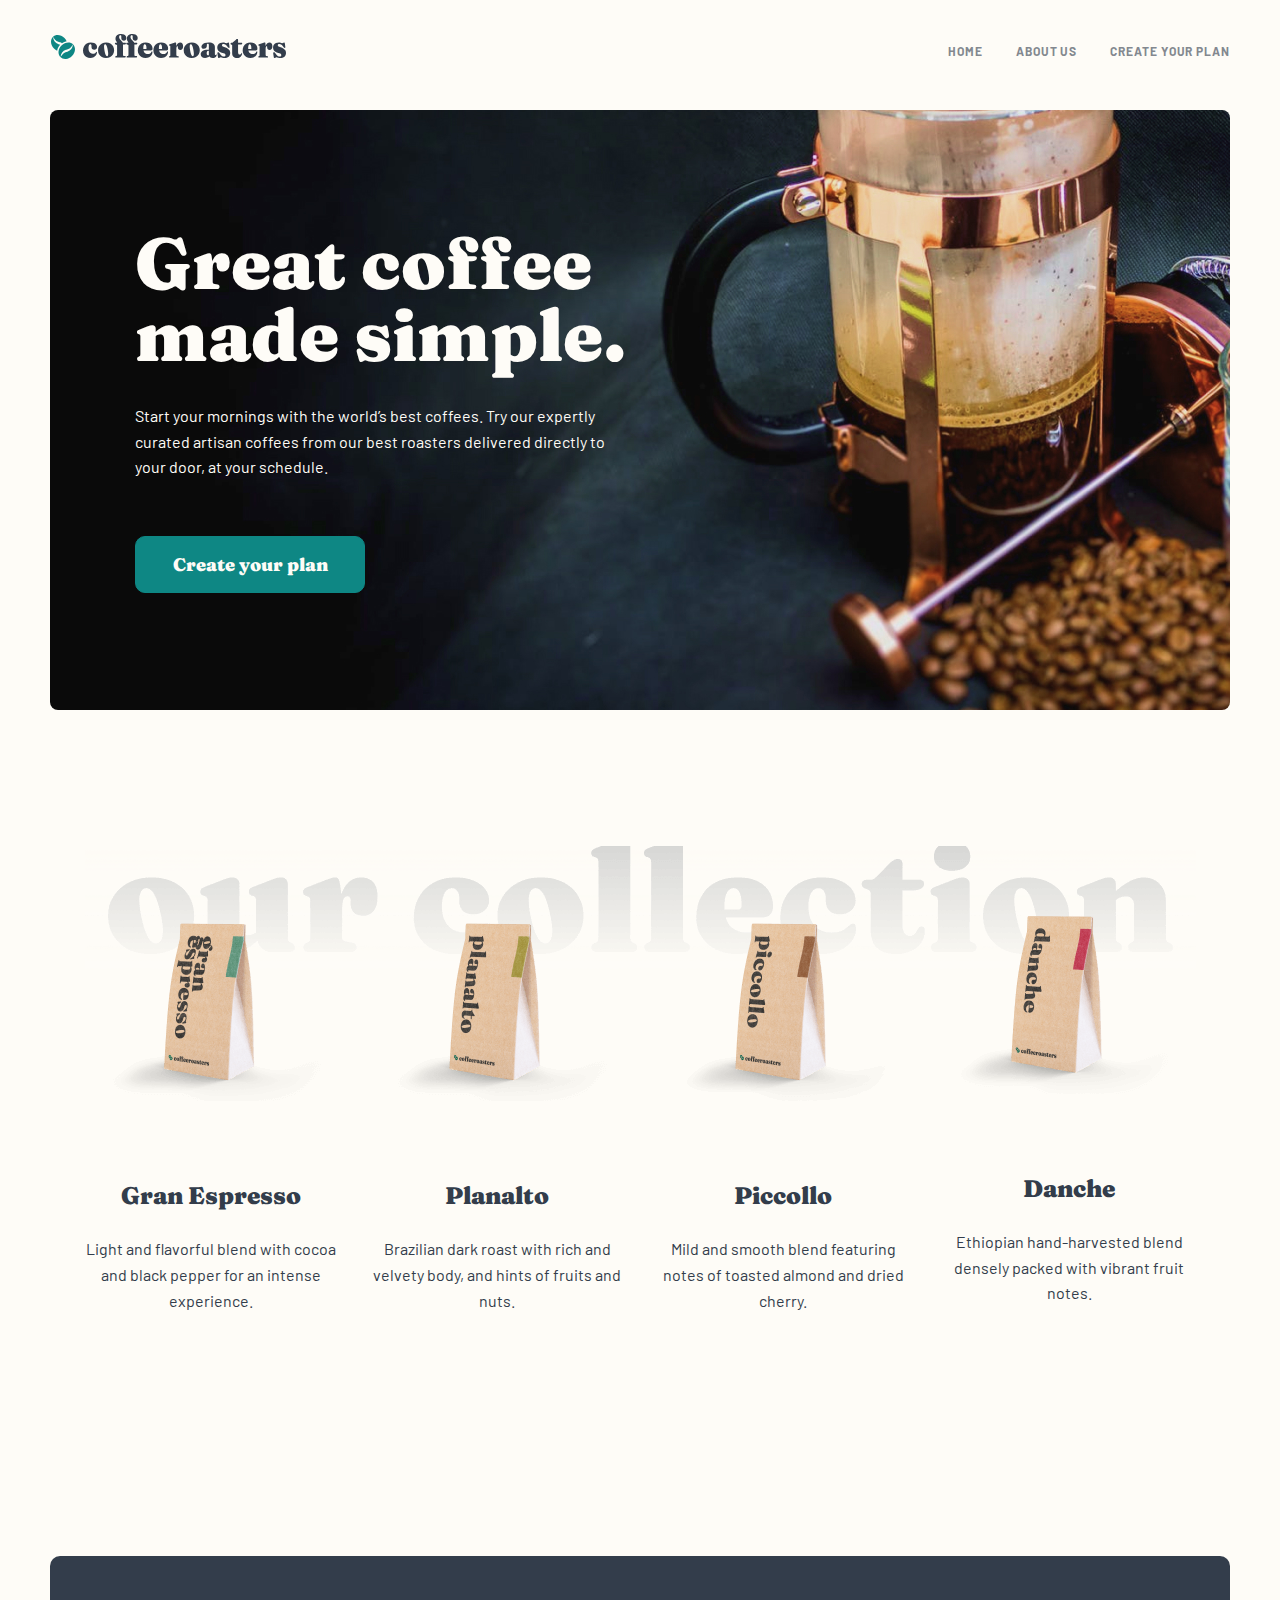
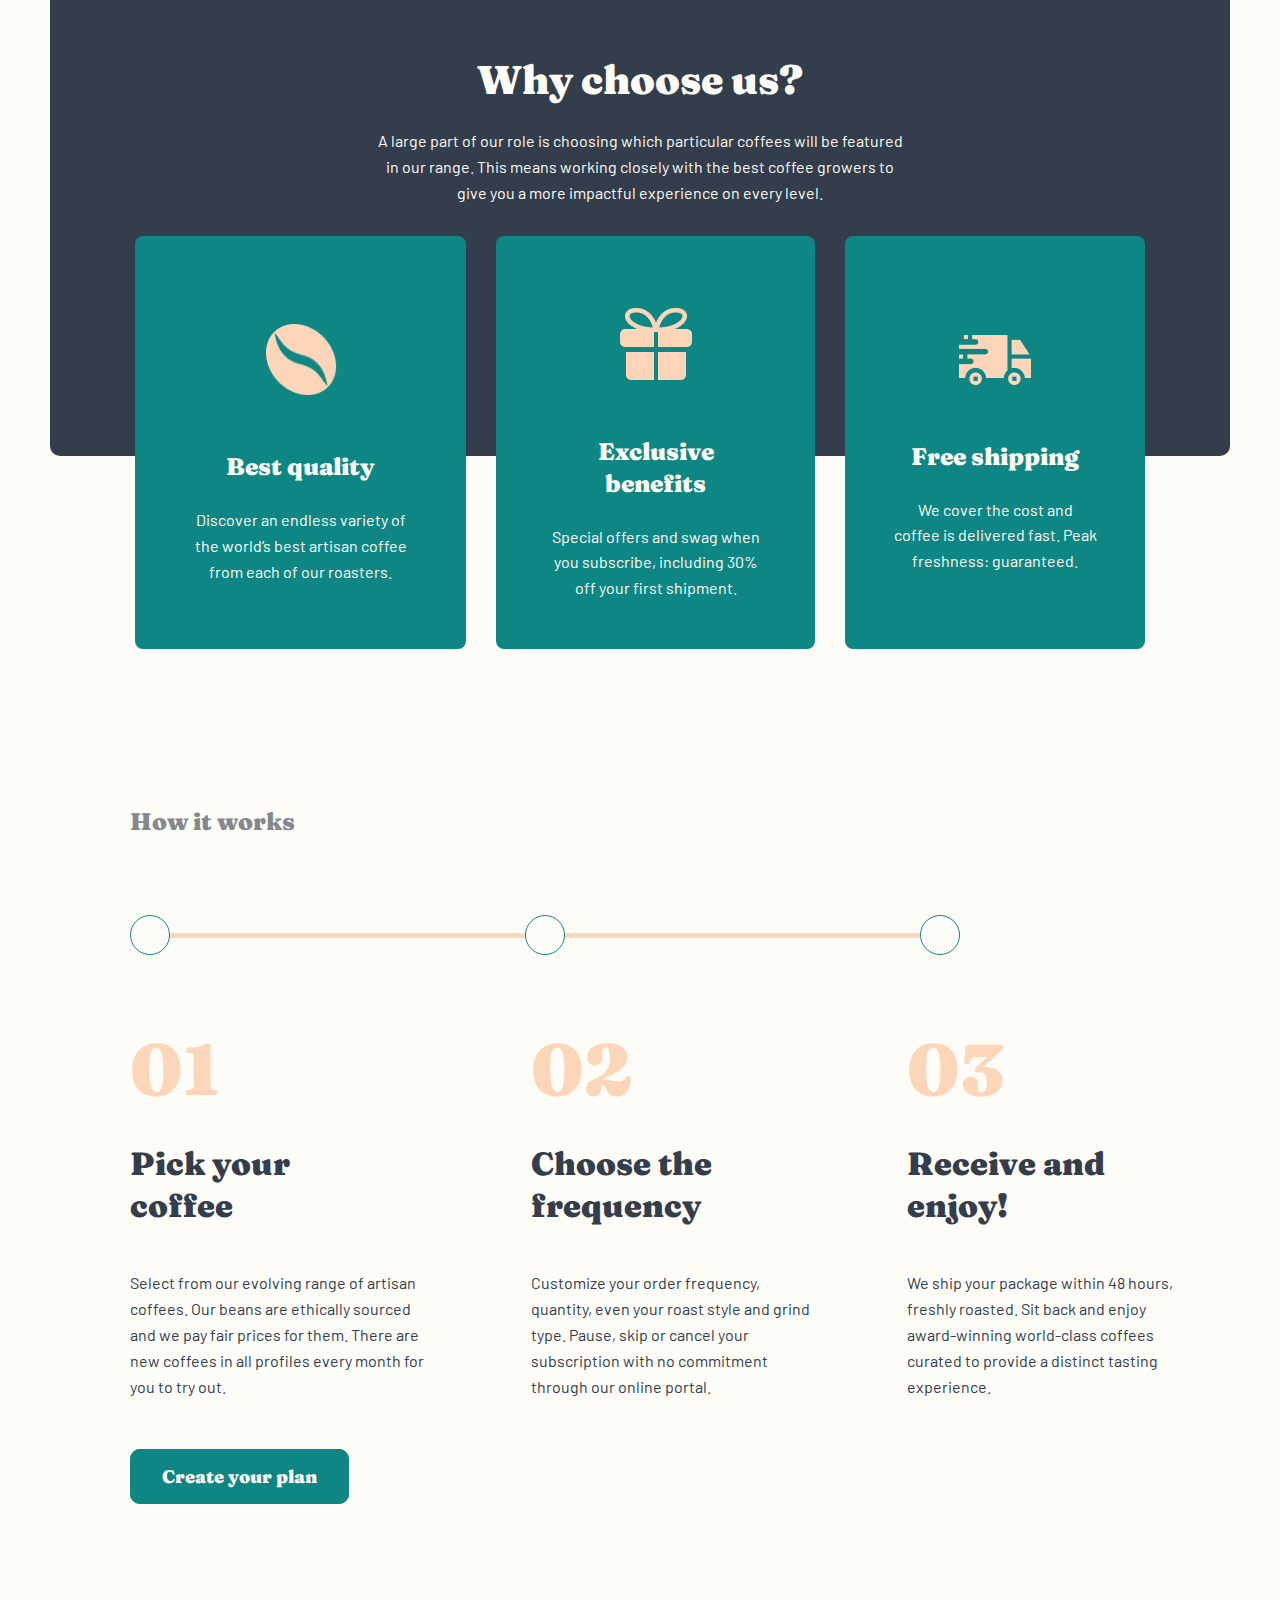
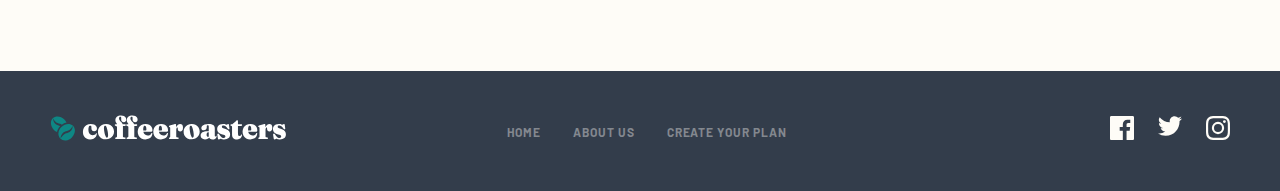
<file: index.html>
<!DOCTYPE html>
<html lang="en">
  <head>
    <meta charset="UTF-8" />
    <meta http-equiv="X-UA-Compatible" content="IE=edge" />
    <meta name="viewport" content="width=device-width, initial-scale=1.0" />
    <title>coffeerosotor</title>
    <link rel="stylesheet" href="./minifier css/normalize.css" />
    <link rel="stylesheet" href="./css/style.css" />
  </head>
  <body>
    <!-- header -->
    <header class="header">
      <div class="container">
        <a class="header__logo-link" href=""
          ><img class="header__logo" src="./images/svg/co.svg" alt="site logo"
        /></a>
        <nav class="navbar hidden">
          <ul class="navbar__list">
            <li class="navbar__item">
              <a href="./index.html" class="navbar__link">HOME</a>
            </li>
            <li class="navbar__item">
              <a href="./html/about.html" class="navbar__link">ABOUT US</a>
            </li>
            <li class="navbar__item">
              <a href="./html/create.html" class="navbar__link">Create your plan</a>
            </li>
          </ul>
        </nav>
        <button class="header__btn ">
          <img src="./images/svg/menu mobila.svg" alt="">
        </button>
      </div>
    </header>
    <!-- Main -->
    <main class="main">
      <!-- section one -->
      <section class="hero">
        <div class="hero__container container">
          <div class="hero__wrapper">
            <div class="text__wrap">
              <h1 class="hero__wrapper-title">Great coffee made simple.</h1>
              <div class="text__wrapper">
                <p class="hero__wrapper-text">
                  Start your mornings with the world’s best coffees. Try our
                  expertly curated artisan coffees from our best roasters
                  delivered directly to your door, at your schedule.
                </p>
              </div>
              <a class="hero__wrapper-btn" href="">Create your plan</a>
            </div>
          </div>
        </div>
      </section>
      <!-- section twoo -->
      <section class="our_colection">
        <div class="container">
          <ul class="our_collection__list">
            <li class="our_collection__item">
              <img
                class="our_collection__img"
                src="./images/png/expresso.png"
                alt=""
              />
              <div class="our_collection__wrapper">
                <h2 class="our_collection__title">Gran Espresso</h2>
              <p class="our_collection__about">
                Light and flavorful blend with cocoa and black pepper for an
                intense experience.
              </p>
              </div>
            </li>
            <li class="our_collection__item">
              <img
                class="our_collection__img"
                src="./images/png/planalto.png"
                alt=""
              />
             <div class="our_collection__wrapper">
              <h2 class="our_collection__title">Planalto</h2>
              <p class="our_collection__about">
                Brazilian dark roast with rich and velvety body, and hints of
                fruits and nuts.
              </p>
             </div>
            </li>
            <li class="our_collection__item">
              <img
                class="our_collection__img"
                src="./images/png/piccolo.png"
                alt=""
              />
              <div class="our_collection__wrapper">
                <h2 class="our_collection__title">Piccollo</h2>
              <p class="our_collection__about">
                Mild and smooth blend featuring notes of toasted almond and
                dried cherry.
              </p>
              </div>
            </li>
            <li class="our_collection__item">
              <img
                class="our_collection__img"
                src="./images/png/danca.png"
                alt=""
              />
             <div class="our_collection__wrapper">
              <h2 class="our_collection__title">Danche</h2>
              <p class="our_collection__about">
                Ethiopian hand-harvested blend densely packed with vibrant fruit
                notes.
              </p>
             </div>
            </li>
          </ul>
        </div>
      </section>
      <!-- section three -->
      <section class="prodacts">
        <div class="container">
          <div class="prodact__wrapper">
            <div class="prodact__about">
              <h1 class="prodact__title">Why choose us?</h1>
              <p class="prodact__text">
                A large part of our role is choosing which particular coffees
                will be featured in our range. This means working closely with
                the best coffee growers to give you a more impactful experience
                on every level.
              </p>
            </div>
            <ul class="prodact__list">
              <li class="prodact__item">
                <img
                  class="prodact__item-img"
                  src="./images/png/best quality.png"
                  alt=""
                />
               <div class="prodact__item-wrapper">
                <h2 class="prodact__item-title">Best quality</h2>
                <p class="prodact__item-text">
                  Discover an endless variety of the world’s best artisan coffee
                  from each of our roasters.
                </p>
               </div>
              </li>
              <li class="prodact__item">
                <img
                  class="prodact__item-img"
                  src="./images/png/exclucive.png"
                  alt=""
                />
               <div class="prodact__item-wrapper">
                <h2 class="prodact__item-title">Exclusive benefits</h2>
                <p class="prodact__item-text">
                  Special offers and swag when you subscribe, including 30% off
                  your first shipment.
                </p>
               </div>
              </li>
              <li class="prodact__item img">
                <img
                  class="prodact__item-img img"
                  src="./images/png/free.png"
                  alt=""
                />
               <div class="prodact__item-wrapper">
                <h2 class="prodact__item-title">Free shipping</h2>
                <p class="prodact__item-text">
                  We cover the cost and coffee is delivered fast. Peak
                  freshness: guaranteed.
                </p>
               </div>
              </li>
            </ul>
          </div>
        </div>
      </section>
      <!-- section fo --> 
      <section class="works">
        <div class="container">
          <div class="wrapper__wor">
            <div class="works__wrapper">
              <h2 class="works__title">How it works</h2>
              <div class="works__line">
                <div class="work__line">
                  <span></span>
                  <span></span>
                  <span></span>
                </div>
              </div>
              <ul class="works__list">
                <li class="works__item">
                  <h2 class="works__item-title">01</h2>
                  <div class="works__wrapper">
                    <h2 class="works__item-subtitle">Pick your coffee</h2>
                    <p class="works__item-text">
                    Select from our evolving range of artisan coffees. Our beans
                    are ethically sourced and we pay fair prices for them. There
                    are new coffees in all profiles every month for you to try
                    out.
                  </p>
                  </div>
                </li>
                <li class="works__item">
                  <h2 class="works__item-title">02</h2>
                  <div class="works__wrapper">
                    <h2 class="works__item-subtitle">Choose the frequency</h2>
                  <p class="works__item-text">
                    Customize your order frequency, quantity, even your roast
                    style and grind type. Pause, skip or cancel your
                    subscription with no commitment through our online portal.
                  </p>
                  </div>
                </li>
                <li class="works__item">
                  <h2 class="works__item-title">03</h2>
                 <div class="works__wrapper">
                  <h2 class="works__item-subtitle">Receive and enjoy!</h2>
                  <p class="works__item-text">
                    We ship your package within 48 hours, freshly roasted. Sit
                    back and enjoy award-winning world-class coffees curated to
                    provide a distinct tasting experience.
                  </p>
                 </div>
                </li>
              </ul>
              <a class="works__btn hero__wrapper-btn" href=""
                >Create your plan</a
              >
            </div>
          </div>
        </div>
      </section>
    </main>
    <!-- footer -->
    <footer class="footer">
      <div class="container">
        <a href="" class="footer__logop-link"
          ><img
            src="./images/svg/footer logo.svg"
            alt=""
            class="footer__logo-img"
        /></a>
        <ul class="footer__list">
          <li class="footer__item">
            <a href="./index.html" class="footer__link">HOME</a>
          </li>
          <li class="footer__item">
            <a href="./html/about.html" class="footer__link">ABOUT US</a>
          </li>
          <li class="footer__item">
            <a href="./html/create.html" class="footer__link">Create your plan</a>
          </li>
        </ul>
        <div class="footer__icons">
          <a href="" class="footer__icon">
            <svg xmlns="http://www.w3.org/2000/svg" width="24" height="24" fill="none"><path fill="#FEFCF7" d="M22.675 0H1.325C.593 0 0 .593 0 1.325v21.351C0 23.407.593 24 1.325 24H12.82v-9.294H9.692v-3.622h3.128V8.413c0-3.1 1.893-4.788 4.659-4.788 1.325 0 2.463.099 2.795.143v3.24l-1.918.001c-1.504 0-1.795.715-1.795 1.763v2.313h3.587l-.467 3.622h-3.12V24h6.116c.73 0 1.323-.593 1.323-1.325V1.325C24 .593 23.407 0 22.675 0Z"/></svg></a>
          <a href="" class="footer__icon">
            <svg xmlns="http://www.w3.org/2000/svg" width="24" height="20" fill="none"><path fill="#FEFCF7" d="M24 2.557a9.83 9.83 0 0 1-2.828.775A4.932 4.932 0 0 0 23.337.608a9.864 9.864 0 0 1-3.127 1.195A4.916 4.916 0 0 0 16.616.248c-3.179 0-5.515 2.966-4.797 6.045A13.978 13.978 0 0 1 1.671 1.149a4.93 4.93 0 0 0 1.523 6.574 4.903 4.903 0 0 1-2.229-.616c-.054 2.281 1.581 4.415 3.949 4.89a4.935 4.935 0 0 1-2.224.084 4.928 4.928 0 0 0 4.6 3.419A9.9 9.9 0 0 1 0 17.54a13.94 13.94 0 0 0 7.548 2.212c9.142 0 14.307-7.721 13.995-14.646A10.025 10.025 0 0 0 24 2.557Z"/></svg></a>
          <a href="" class="footer__icon">
            <svg xmlns="http://www.w3.org/2000/svg" width="24" height="24" fill="none"><path fill="#FEFCF7" fill-rule="evenodd" d="M12 0C8.741 0 8.333.014 7.053.072 2.695.272.273 2.69.073 7.052.014 8.333 0 8.741 0 12c0 3.259.014 3.668.072 4.948.2 4.358 2.618 6.78 6.98 6.98C8.333 23.986 8.741 24 12 24c3.259 0 3.668-.014 4.948-.072 4.354-.2 6.782-2.618 6.979-6.98.059-1.28.073-1.689.073-4.948 0-3.259-.014-3.667-.072-4.947-.196-4.354-2.617-6.78-6.979-6.98C15.668.014 15.259 0 12 0Zm0 2.163c3.204 0 3.584.012 4.85.07 3.252.148 4.771 1.691 4.919 4.919.058 1.265.069 1.645.069 4.849 0 3.205-.012 3.584-.069 4.849-.149 3.225-1.664 4.771-4.919 4.919-1.266.058-1.644.07-4.85.07-3.204 0-3.584-.012-4.849-.07-3.26-.149-4.771-1.699-4.919-4.92-.058-1.265-.07-1.644-.07-4.849 0-3.204.013-3.583.07-4.849.149-3.227 1.664-4.771 4.919-4.919 1.266-.057 1.645-.069 4.849-.069ZM5.838 12a6.162 6.162 0 1 1 12.324 0 6.162 6.162 0 0 1-12.324 0ZM12 16a4 4 0 1 1 0-8 4 4 0 0 1 0 8Zm4.965-10.405a1.44 1.44 0 1 1 2.881.001 1.44 1.44 0 0 1-2.881-.001Z" clip-rule="evenodd"/></svg></a>
        </div>
      </div>
    </footer>
  </body>
</html>
</file>
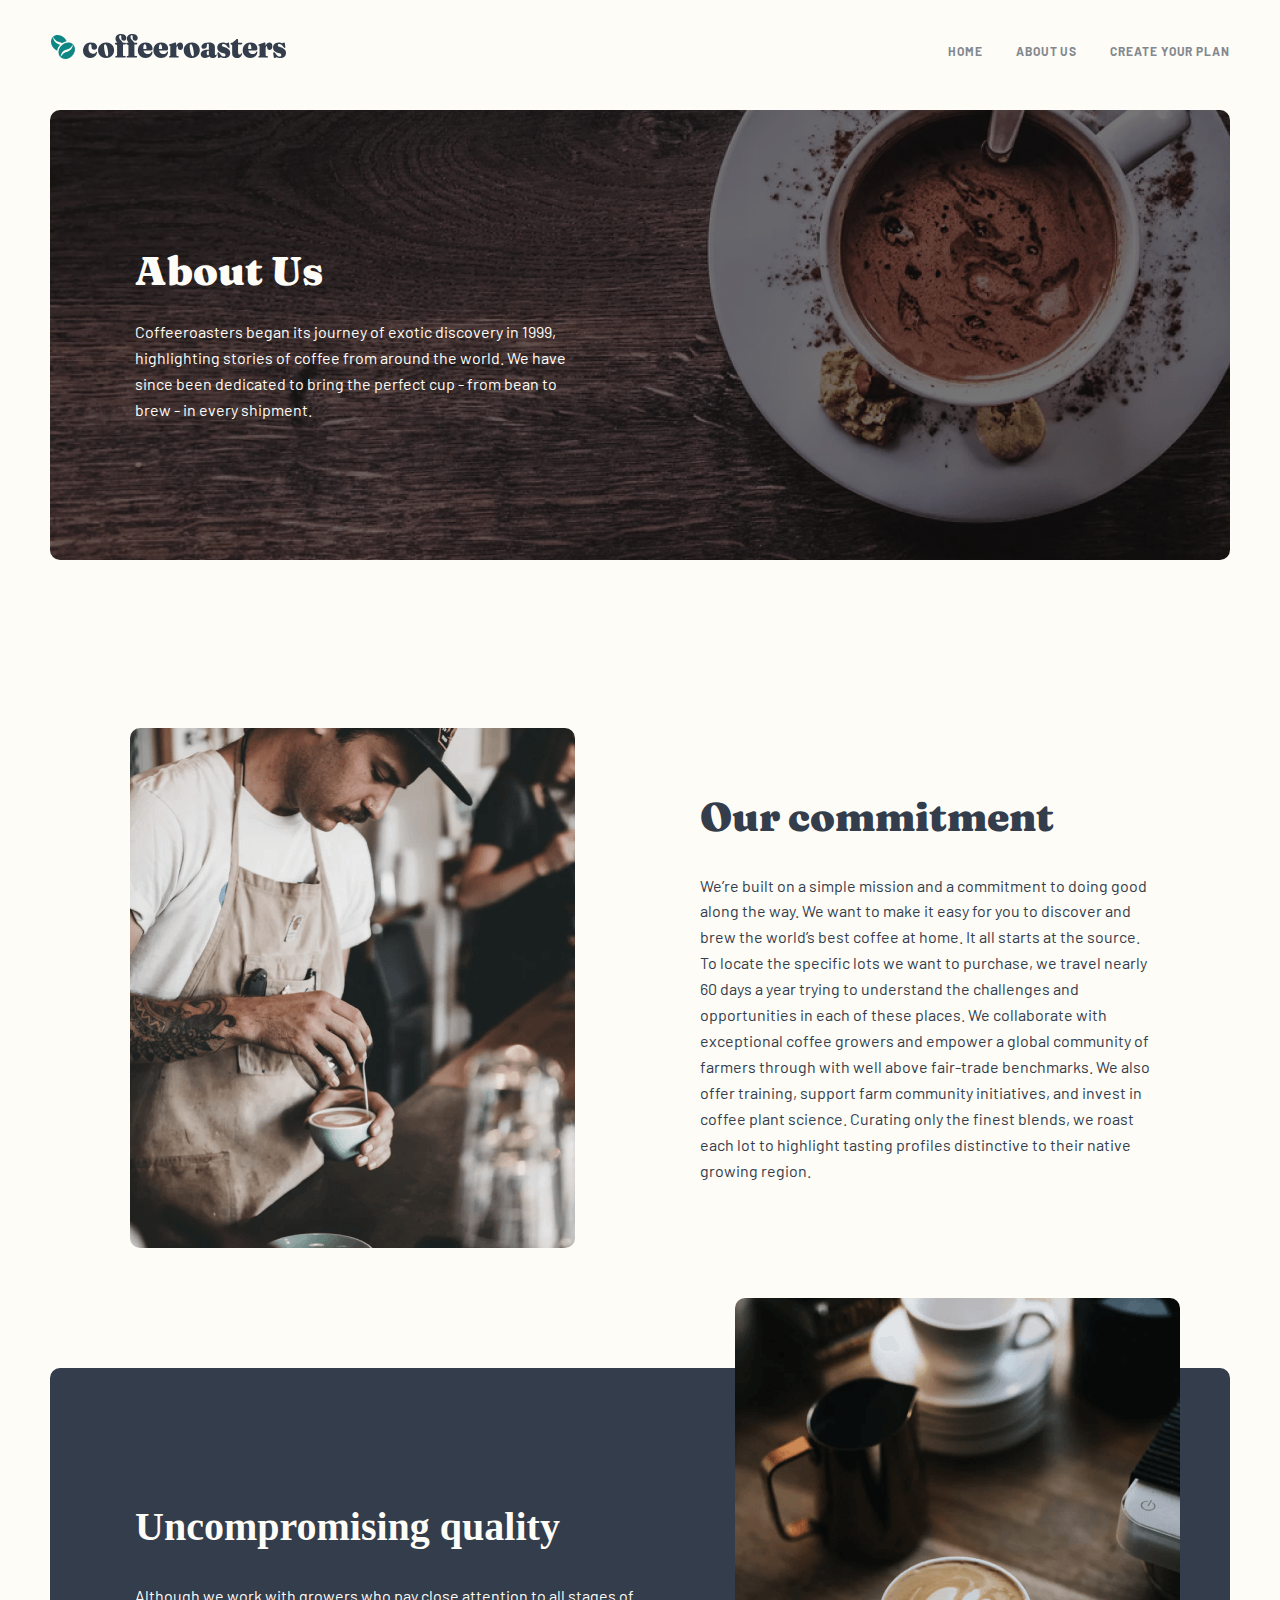
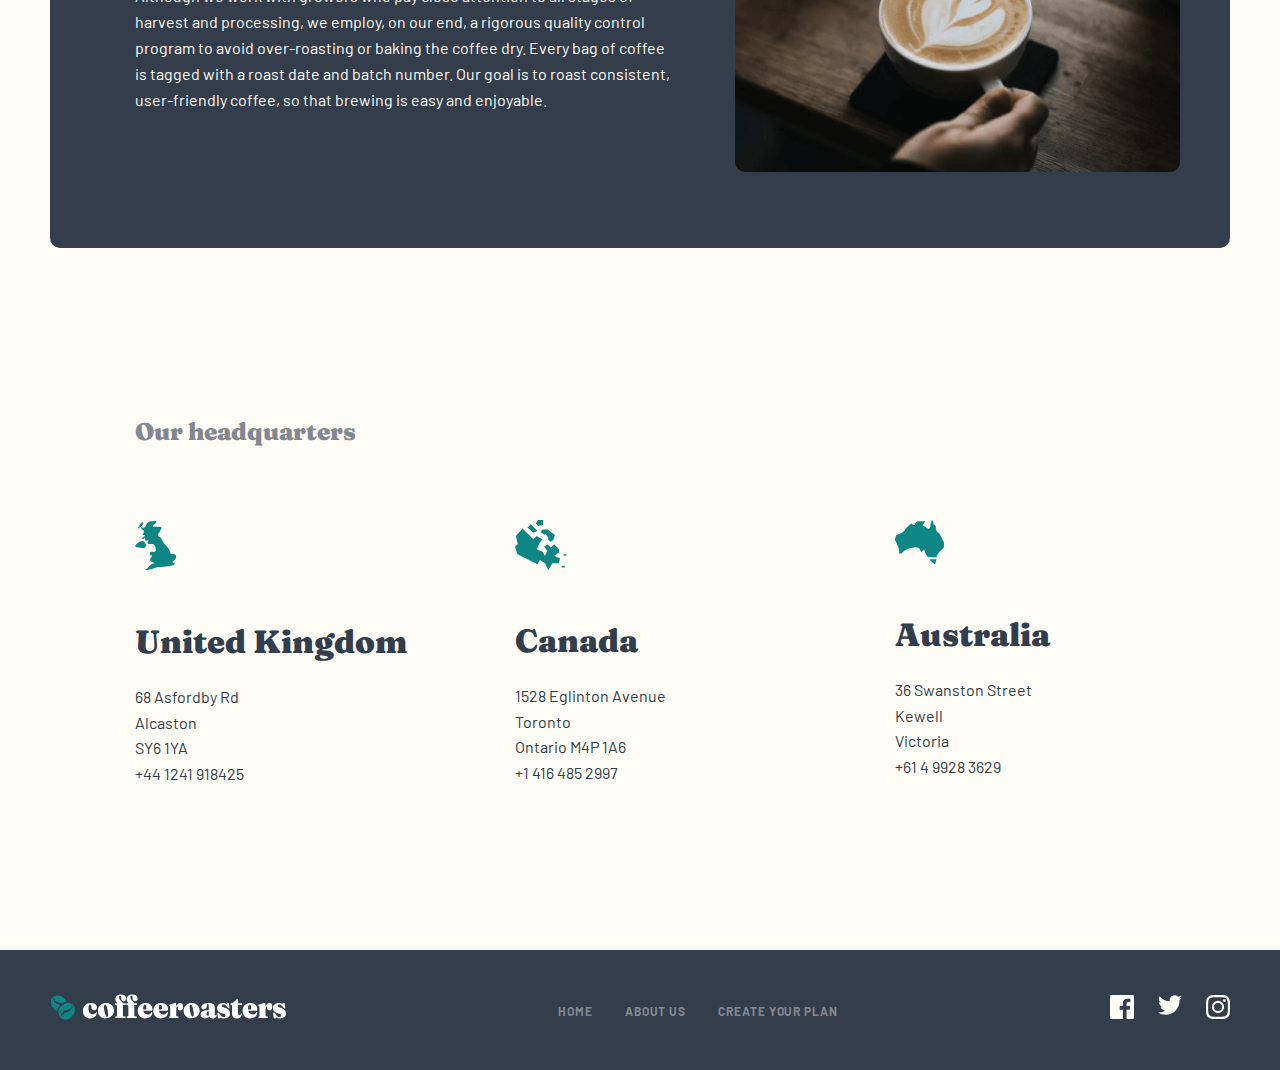
<file: html/about.html>
<!DOCTYPE html>
<html lang="en">
  <head>
    <meta charset="UTF-8" />
    <meta http-equiv="X-UA-Compatible" content="IE=edge" />
    <meta name="viewport" content="width=device-width, initial-scale=1.0" />
    <title>About Us</title>
    <link rel="stylesheet" href="../minifier css/normalize.css" />
    <link rel="stylesheet" href="../minifier css/about-minifier.css" />
  </head>
  <body>
    <!-- header  -->
    <header class="header">
      <div class="container">
        <a class="header__logo-link" href=""
          ><img class="header__logo" src="../images/svg/co.svg" alt="site logo"
        /></a>
        <nav class="navbar">
          <ul class="navbar__list">
            <li class="navbar__item">
              <a href="../index.html" class="navbar__link">HOME</a>
            </li>
            <li class="navbar__item">
              <a href="../html/about.html" class="navbar__link">ABOUT US</a>
            </li>
            <li class="navbar__item">
              <a href="../html/create.html" class="navbar__link">Create your plan</a>
            </li>
          </ul>
        </nav>
      </div>
    </header>
    <!-- main -->
    <main class="main">
      <section class="hero">
        <div class="hero__container container">
          <div class="hero__wrapper">
            <div class="hero__wrap">
              <h1 class="hero__title">About Us</h1>
              <p class="hero__text">
                Coffeeroasters began its journey of exotic discovery in 1999,
                highlighting stories of coffee from around the world. We have
                since been dedicated to bring the perfect cup - from bean to brew
                - in every shipment.
              </p>
            </div>
          </div>
        </div>
      </section>
      <section class="commitment">
        <div class="container">
          <img
            class="commitment__img"
            src="../images/png/person.png"
            alt=""
            srcset="../images/png/person.png 1x, ../images/png/person@2x.png 2x"
          />
          <div class="commitment__definition">
            <h2 class="commitment__definition-title">Our commitment</h2>
            <p class="commitment__definition-text">
              We’re built on a simple mission and a commitment to doing good
              along the way. We want to make it easy for you to discover and
              brew the world’s best coffee at home. It all starts at the source.
              To locate the specific lots we want to purchase, we travel nearly
              60 days a year trying to understand the challenges and
              opportunities in each of these places. We collaborate with
              exceptional coffee growers and empower a global community of
              farmers through with well above fair-trade benchmarks. We also
              offer training, support farm community initiatives, and invest in
              coffee plant science. Curating only the finest blends, we roast
              each lot to highlight tasting profiles distinctive to their native
              growing region.
            </p>
          </div>
        </div>
      </section>
      <section class="quality">
        <div class="container">
          <div class="quality__wrap">
            <div class="quality__definition">
              <h2 class="quality__definition-title">Uncompromising quality</h2>
              <p class="quality__definition-text">
                Although we work with growers who pay close attention to all
                stages of harvest and processing, we employ, on our end, a
                rigorous quality control program to avoid over-roasting or baking
                the coffee dry. Every bag of coffee is tagged with a roast date
                and batch number. Our goal is to roast consistent, user-friendly
                coffee, so that brewing is easy and enjoyable.
              </p>
            </div>
            <img
            class="quality__img"
              src="../images/png/quality bg.png"
              alt=""
              srcset="../images/png/quality bg.png 1x,../images/png/quality bg@2x.png 2x"
            />
          </div>
        </div>
      </section>
      <section class="countrys">
        <div class="container ">
          <h2 class="countrys__title">Our headquarters</h2>
          <div class="countrys__list-wrapper">
            <ul class="country__list">
              <li class="countrys__item">
                <img
                  src="../images/svg/united kingdom.svg"
                  alt=""
                  class="country__item-img"
                />
                <h2 class="countrys__item-title">United Kingdom</h2>
              
              </li>
              <li class="country__item">68 Asfordby Rd</li>
              <li class="country__item">Alcaston</li>
              <li class="country__item">SY6 1YA</li>
              <li class="country__item">+44 1241 918425</li>
            </ul>
            <ul class="country__list">
              <li class="countrys__item">
                <img
                  src="../images/svg/canada.svg"
                  alt=""
                  class="country__item-img"
                />
                <h2 class="countrys__item-title">Canada</h2>
              </li>
              <li class="country__item">1528 Eglinton Avenue</li>
              <li class="country__item">Toronto</li>
              <li class="country__item">Ontario M4P 1A6</li>
              <li class="country__item">+1 416 485 2997</li>
              
            </ul>
            <ul class="country__list">
              <li class="countrys__item">
                <img
                  src="../images/svg/australia.svg"
                  alt=""
                  class="country__item-img"
                />
                <h2 class="countrys__item-title">Australia</h2>
              </li>
              <li class="country__item">36 Swanston Street</li>
              <li class="country__item">Kewell</li>
              <li class="country__item">Victoria</li>
              <li class="country__item">+61 4 9928 3629</li>
            </ul></div>
        </div>
      </section>
    </main>
    <!-- footer -->
    <footer class="footer">
      <div class="container">
        <a href="" class="footer__logop-link"
          ><img
            src="../images/svg/footer logo.svg"
            alt=""
            class="footer__logo-img"
        /></a>
        <ul class="footer__list">
          <li class="footer__item">
            <a href="../index.html" class="footer__link">HOME</a>
          </li>
          <li class="footer__item">
            <a href="../html/about.html" class="footer__link">ABOUT US</a>
          </li>
          <li class="footer__item">
            <a href="../html/create.html" class="footer__link">Create your plan</a>
          </li>
        </ul>
        <div class="footer__icons">
          <a href="" class="footer__icon">
            <svg xmlns="http://www.w3.org/2000/svg" width="24" height="24" fill="none"><path fill="#FEFCF7" d="M22.675 0H1.325C.593 0 0 .593 0 1.325v21.351C0 23.407.593 24 1.325 24H12.82v-9.294H9.692v-3.622h3.128V8.413c0-3.1 1.893-4.788 4.659-4.788 1.325 0 2.463.099 2.795.143v3.24l-1.918.001c-1.504 0-1.795.715-1.795 1.763v2.313h3.587l-.467 3.622h-3.12V24h6.116c.73 0 1.323-.593 1.323-1.325V1.325C24 .593 23.407 0 22.675 0Z"/></svg></a>
          <a href="" class="footer__icon">
            <svg xmlns="http://www.w3.org/2000/svg" width="24" height="20" fill="none"><path fill="#FEFCF7" d="M24 2.557a9.83 9.83 0 0 1-2.828.775A4.932 4.932 0 0 0 23.337.608a9.864 9.864 0 0 1-3.127 1.195A4.916 4.916 0 0 0 16.616.248c-3.179 0-5.515 2.966-4.797 6.045A13.978 13.978 0 0 1 1.671 1.149a4.93 4.93 0 0 0 1.523 6.574 4.903 4.903 0 0 1-2.229-.616c-.054 2.281 1.581 4.415 3.949 4.89a4.935 4.935 0 0 1-2.224.084 4.928 4.928 0 0 0 4.6 3.419A9.9 9.9 0 0 1 0 17.54a13.94 13.94 0 0 0 7.548 2.212c9.142 0 14.307-7.721 13.995-14.646A10.025 10.025 0 0 0 24 2.557Z"/></svg></a>
          <a href="" class="footer__icon">
            <svg xmlns="http://www.w3.org/2000/svg" width="24" height="24" fill="none"><path fill="#FEFCF7" fill-rule="evenodd" d="M12 0C8.741 0 8.333.014 7.053.072 2.695.272.273 2.69.073 7.052.014 8.333 0 8.741 0 12c0 3.259.014 3.668.072 4.948.2 4.358 2.618 6.78 6.98 6.98C8.333 23.986 8.741 24 12 24c3.259 0 3.668-.014 4.948-.072 4.354-.2 6.782-2.618 6.979-6.98.059-1.28.073-1.689.073-4.948 0-3.259-.014-3.667-.072-4.947-.196-4.354-2.617-6.78-6.979-6.98C15.668.014 15.259 0 12 0Zm0 2.163c3.204 0 3.584.012 4.85.07 3.252.148 4.771 1.691 4.919 4.919.058 1.265.069 1.645.069 4.849 0 3.205-.012 3.584-.069 4.849-.149 3.225-1.664 4.771-4.919 4.919-1.266.058-1.644.07-4.85.07-3.204 0-3.584-.012-4.849-.07-3.26-.149-4.771-1.699-4.919-4.92-.058-1.265-.07-1.644-.07-4.849 0-3.204.013-3.583.07-4.849.149-3.227 1.664-4.771 4.919-4.919 1.266-.057 1.645-.069 4.849-.069ZM5.838 12a6.162 6.162 0 1 1 12.324 0 6.162 6.162 0 0 1-12.324 0ZM12 16a4 4 0 1 1 0-8 4 4 0 0 1 0 8Zm4.965-10.405a1.44 1.44 0 1 1 2.881.001 1.44 1.44 0 0 1-2.881-.001Z" clip-rule="evenodd"/></svg></a>
        </div>
      </div>
    </footer>
  </body>
</html>
</file>
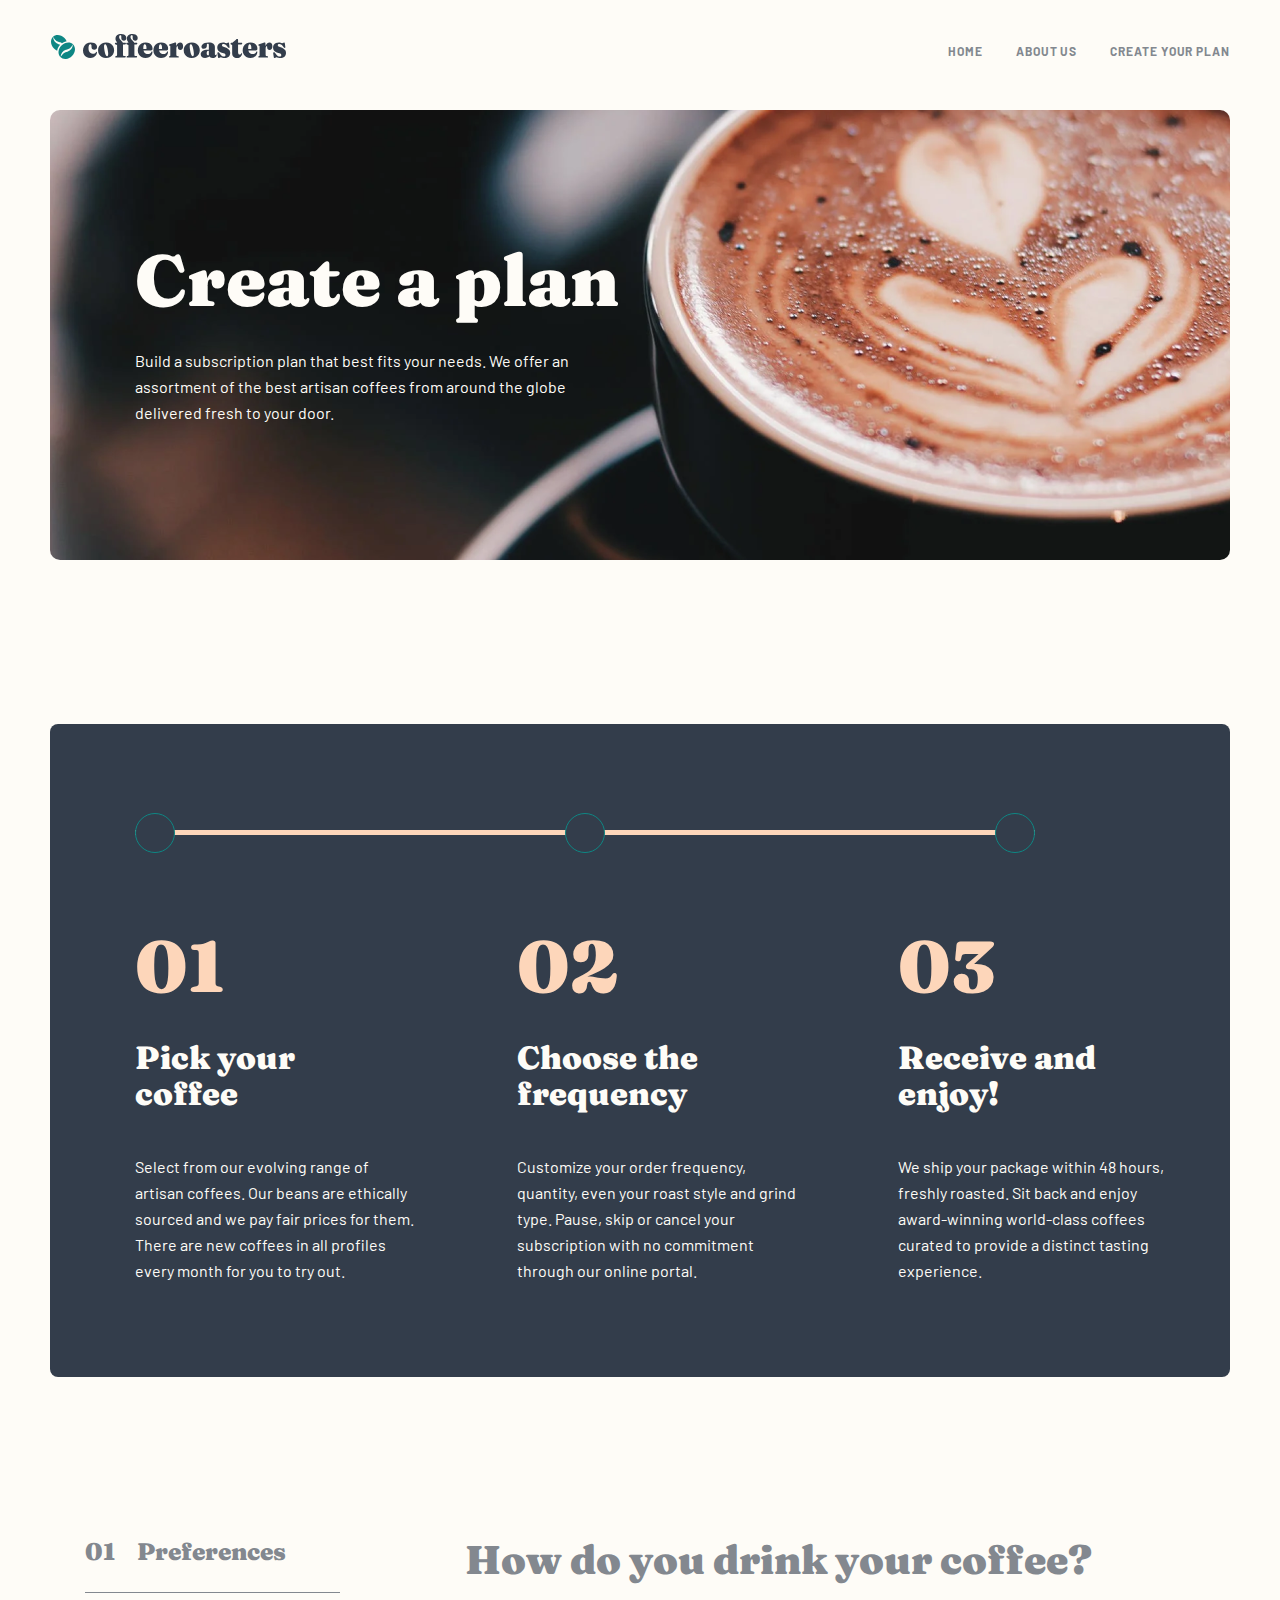
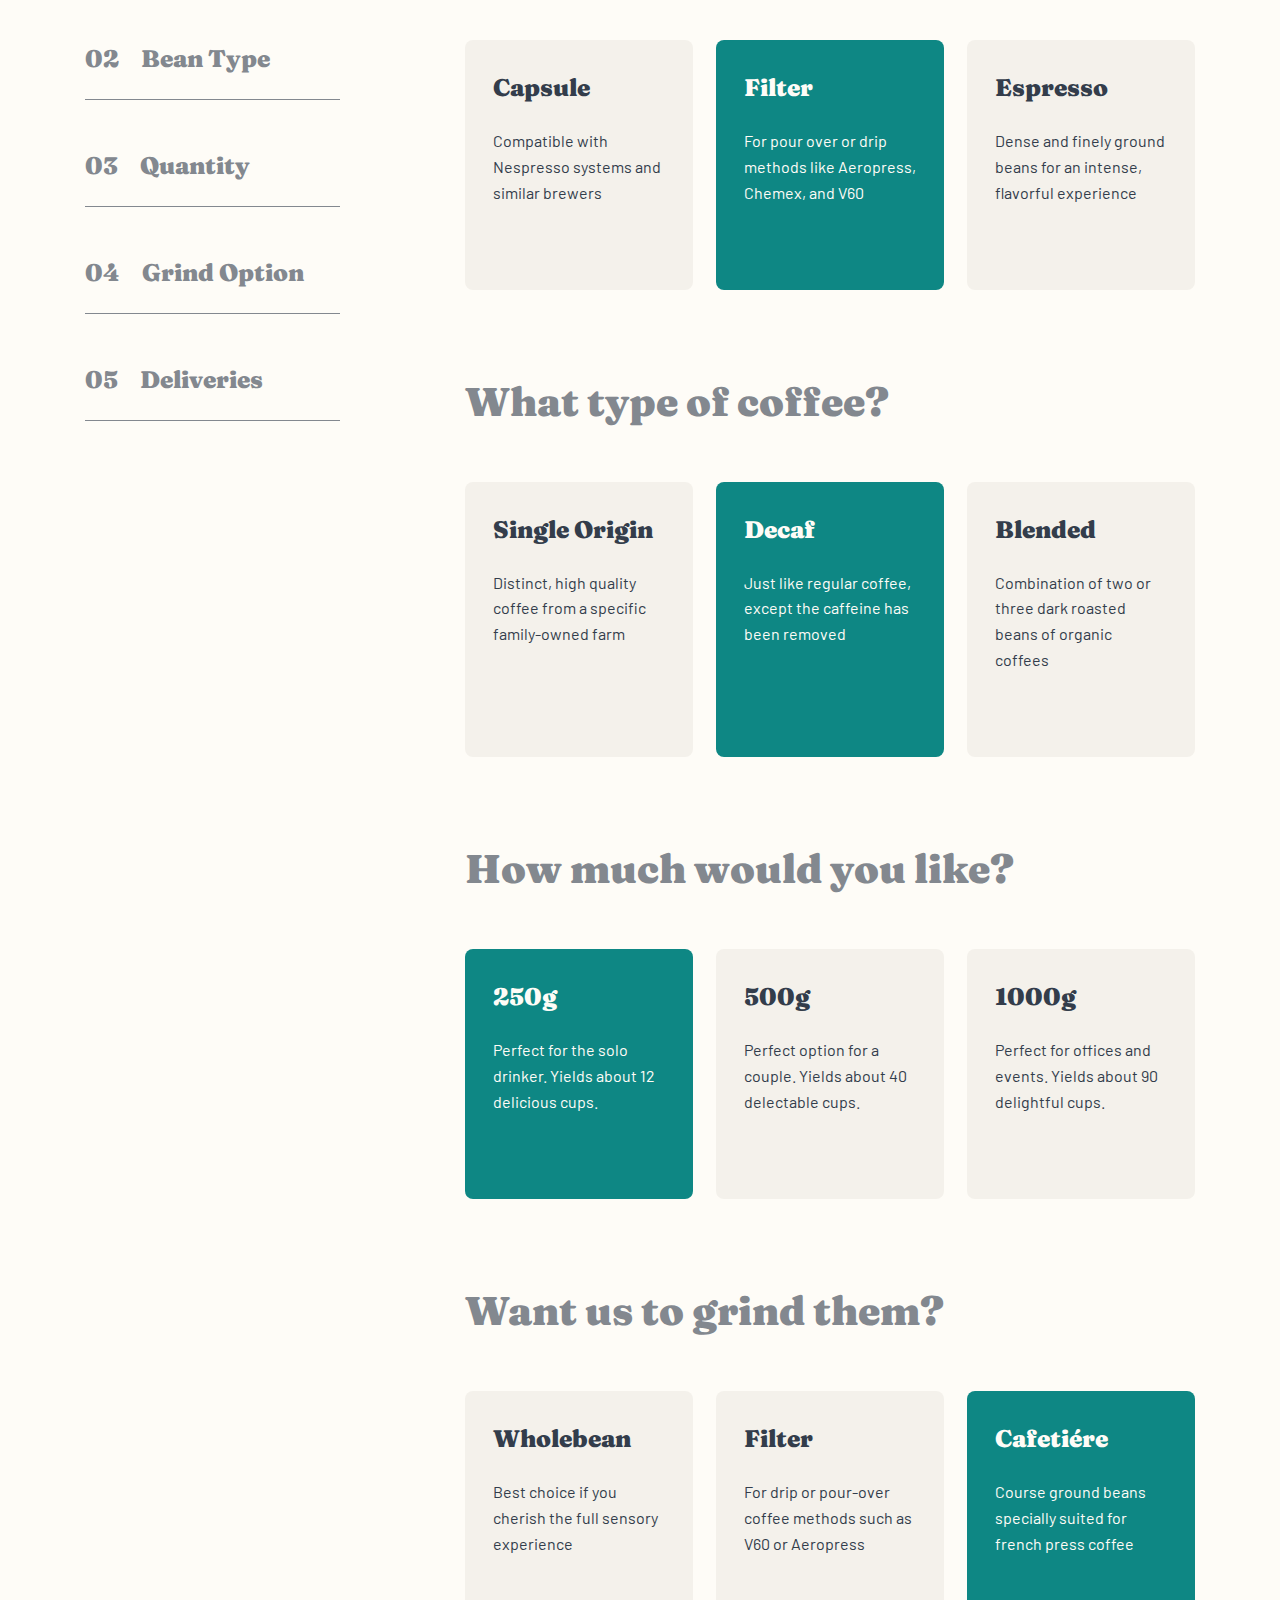
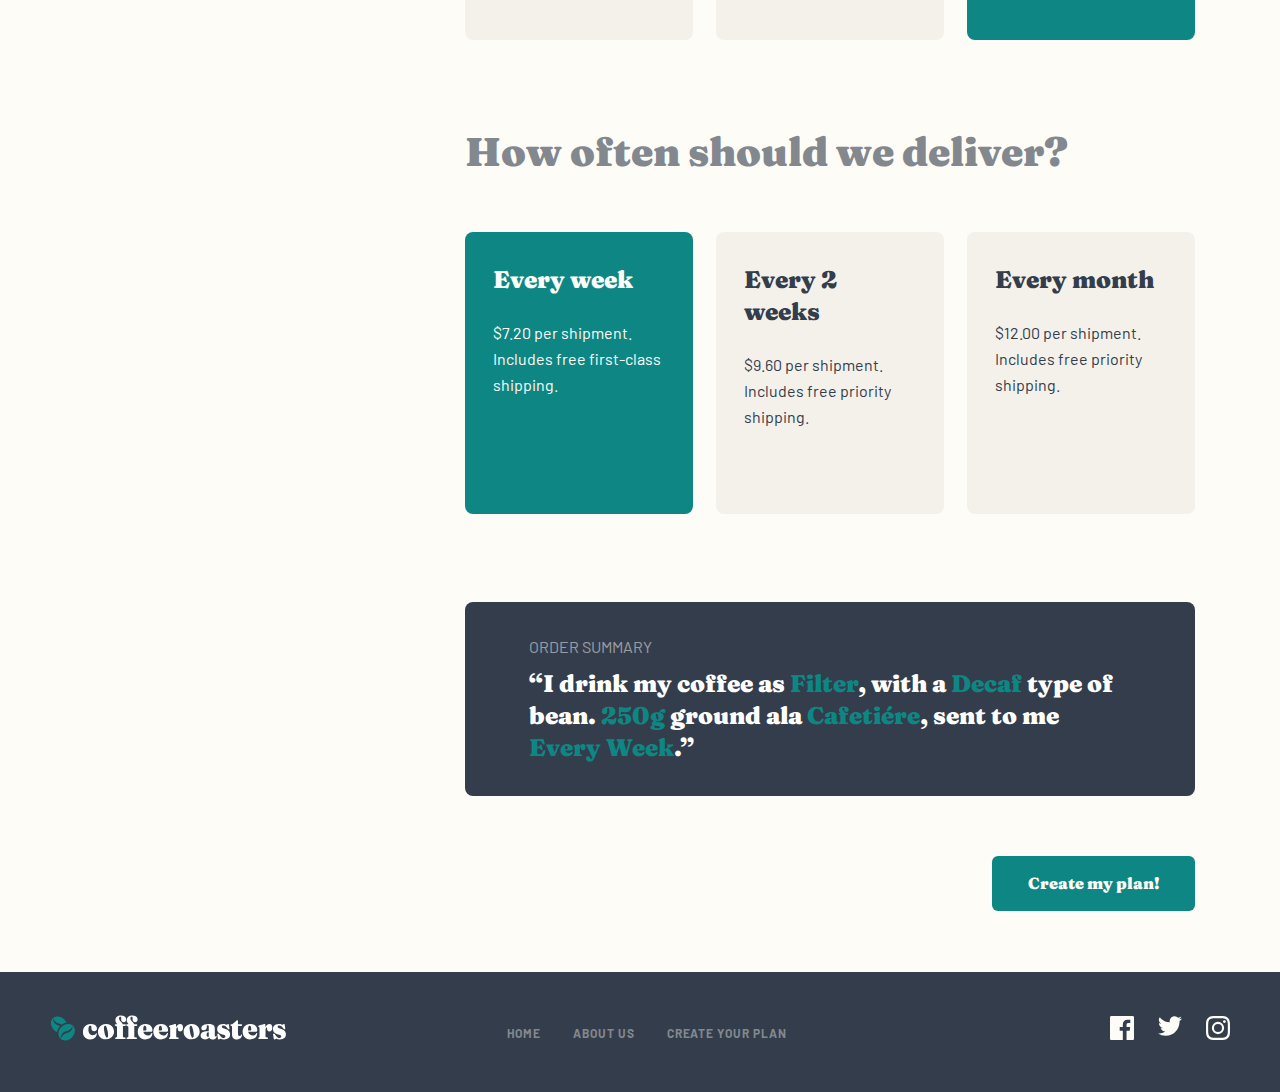
<file: html/create.html>
<!DOCTYPE html>
<html lang="en">
<head>
    <meta charset="UTF-8">
    <meta http-equiv="X-UA-Compatible" content="IE=edge">
    <meta name="viewport" content="width=device-width, initial-scale=1.0">
    <title>Coffe Breanch</title>
    <link rel="stylesheet" href="../minifier css/normalize.css">
    <link rel="stylesheet" href="../minifier css/create.css">
</head>
<body>
     <!-- header  -->
     <header class="header">
        <div class="container">
          <a class="header__logo-link" href=""
            ><img class="header__logo" src="../images/svg/co.svg" alt="site logo"
          /></a>
          <nav class="navbar">
            <ul class="navbar__list">
              <li class="navbar__item">
                <a href="../index.html" class="navbar__link">HOME</a>
              </li>
              <li class="navbar__item">
                <a href="../html/about.html" class="navbar__link">ABOUT US</a>
              </li>
              <li class="navbar__item">
                <a href="../html/create.html" class="navbar__link">Create your plan</a>
              </li>
            </ul>
          </nav>
        </div>
      </header>
      <!-- main -->
      <main class="main">
        <!-- section one -->
        <section class="hero">
            <div class="container">
                <div class="hero__wrapper">
                    <h2 class="hero__wrapper-title">Create a plan</h2>
                    <p class="hero__wrapper-text">Build a subscription plan that best fits your needs. We offer an assortment of the best artisan coffees from around the globe delivered fresh to your door.</p>
                </div>
            </div>
        </section>
        <!-- section twoo -->
        <section class="works">
            <div class="container">
              <div class="wrapper__wor">
                <div class="works__wrapper">
                  <div class="works__line">
                    <div class="work__line">
                      <span></span>
                      <span></span>
                      <span></span>
                    </div>
                  </div>
                  <ul class="works__list">
                    <li class="works__item">
                      <h2 class="works__item-title">01</h2>
                      <h2 class="works__item-subtitle">Pick your coffee</h2>
                      <p class="works__item-text">
                        Select from our evolving range of artisan coffees. Our beans
                        are ethically sourced and we pay fair prices for them. There
                        are new coffees in all profiles every month for you to try
                        out.
                      </p>
                    </li>
                    <li class="works__item">
                      <h2 class="works__item-title">02</h2>
                      <h2 class="works__item-subtitle">Choose the frequency</h2>
                      <p class="works__item-text">
                        Customize your order frequency, quantity, even your roast
                        style and grind type. Pause, skip or cancel your
                        subscription with no commitment through our online portal.
                      </p>
                    </li>
                    <li class="works__item">
                      <h2 class="works__item-title">03</h2>
                      <h2 class="works__item-subtitle">Receive and enjoy!</h2>
                      <p class="works__item-text">
                        We ship your package within 48 hours, freshly roasted. Sit
                        back and enjoy award-winning world-class coffees curated to
                        provide a distinct tasting experience.
                      </p>
                    </li>
                  </ul>
               </div>
              </div>
            </div>
          </section>
          <!-- section thre -->
          <section class="question">
            <div class="container">
              <ul class="question__left">
                <li class="question__left-item">
                  <span class="question__left-number">01</span>
                  <span>Preferences</span>
                </li>
                <li class="question__left-item">
                  <span class="question__left-number">02</span>
                  <span>Bean Type</span>
                </li>
                <li class="question__left-item">
                  <span class="question__left-number">03</span>
                  <span>Quantity</span>
                </li>
                <li class="question__left-item">
                  <span class="question__left-number">04</span>
                  <span>Grind Option</span>
                </li>
                <li class="question__left-item">
                  <span class="question__left-number">05</span>
                  <span>Deliveries</span>
                </li>
              </ul>
              <div class="right">
                <div class="qustion__right-coffe">
                  <h2 class="question__right-title">How do you drink your coffee?</h2>
                  <ul class="question__right-list">
                    <li class="question__right-item">
                      <h3 class="question__right-item-title">Capsule</h3>
                      <p class="question__right-item-text">Compatible with Nespresso systems and similar brewers</p>
                    </li>
                    <li class="question__right-item about__item">
                      <h3 class="question__right-item-title">Filter</h3>
                      <p class="question__right-item-text">For pour over or drip methods like Aeropress, Chemex, and V60</p>
                    </li>
                    <li class="question__right-item">
                      <h3 class="question__right-item-title">Espresso</h3>
                      <p class="question__right-item-text">Dense and finely ground beans for an intense, flavorful experience</p>
                    </li>
                  </ul>
                </div>            
                <div class="qustion__right-coffe">
                  <h2 class="question__right-title">What type of coffee?</h2>
                  <ul class="question__right-list">
                    <li class="question__right-item">
                      <h3 class="question__right-item-title">Single Origin</h3>
                      <p class="question__right-item-text">Distinct, high quality coffee from a specific family-owned farm</p>
                    </li>
                    <li class="question__right-item about__item">
                      <h3 class="question__right-item-title">Decaf</h3>
                      <p class="question__right-item-text">Just like regular coffee, except the caffeine has been removed</p>
                    </li>
                    <li class="question__right-item">
                      <h3 class="question__right-item-title">Blended</h3>
                      <p class="question__right-item-text">Combination of two or three dark roasted beans of organic coffees</p>
                    </li>
                  </ul>
                </div>
                <div class="qustion__right-coffe">
                  <h2 class="question__right-title">How much would you like?</h2>
                  <ul class="question__right-list">
                    <li class="question__right-item about__item">
                      <h3 class="question__right-item-title">250g</h3>
                      <p class="question__right-item-text">Perfect for the solo drinker. Yields about 12 delicious cups.</p>
                    </li>
                    <li class="question__right-item">
                      <h3 class="question__right-item-title">500g</h3>
                      <p class="question__right-item-text">Perfect option for a couple. Yields about 40 delectable cups.</p>
                    </li>
                    <li class="question__right-item">
                      <h3 class="question__right-item-title">1000g</h3>
                      <p class="question__right-item-text">Perfect for offices and events. Yields about 90 delightful cups.</p>
                    </li>
                  </ul>
                </div>
                <div class="qustion__right-coffe">
                  <h2 class="question__right-title">Want us to grind them?</h2>
                  <ul class="question__right-list">
                    <li class="question__right-item">
                      <h3 class="question__right-item-title">Wholebean</h3>
                      <p class="question__right-item-text">Best choice if you cherish the full sensory experience</p>
                    </li>
                    <li class="question__right-item">
                      <h3 class="question__right-item-title">Filter</h3>
                      <p class="question__right-item-text">For drip or pour-over coffee methods such as V60 or Aeropress</p>
                    </li>
                    <li class="question__right-item about__item">
                      <h3 class="question__right-item-title">Cafetiére</h3>
                      <p class="question__right-item-text">Course ground beans specially suited for french press coffee</p>
                    </li>
                  </ul>
                </div>
                <div class="qustion__right-coffe">
                  <h2 class="question__right-title">How often should we deliver?</h2>
                  <ul class="question__right-list">
                    <li class="question__right-item about__item">
                      <h3 class="question__right-item-title">Every week</h3>
                      <p class="question__right-item-text">$7.20 per shipment. Includes free first-class shipping.</p>
                    </li>
                    <li class="question__right-item">
                      <h3 class="question__right-item-title">Every 2 weeks</h3>
                      <p class="question__right-item-text">$9.60 per shipment. Includes free priority shipping.</p>
                    </li>
                    <li class="question__right-item">
                      <h3 class="question__right-item-title">Every month</h3>
                      <p class="question__right-item-text">$12.00 per shipment. Includes free priority shipping.</p>
                    </li>
                  </ul>
                </div>
                <div class="qustion__right-footer">
                  <div class="question__right-coffe-wrap">
                    <h2 class="question__right-order-title">Order Summary</h2>
                  <p class="question__right-order-text">“I drink my coffee as <span>Filter</span>, with a <span>Decaf</span> type of bean. <span>250g</span> ground ala <span>Cafetiére</span>, sent to me <span>Every Week</span>.”</p>
                 
                  </div>
                   <div class="question__right-wrap-btn"><a class="question__right-order-btn" href="">Create my plan!</a></div>
                </div>

              </div>
              
            </div>
          </section>
      </main>
      <!-- footer -->
      <!-- footer -->
    <footer class="footer">
        <div class="container">
          <a href="" class="footer__logop-link"
            ><img
              src="../images/svg/footer logo.svg"
              alt=""
              class="footer__logo-img"
          /></a>
          <ul class="footer__list">
            <li class="footer__item">
              <a href="../index.html" class="footer__link">HOME</a>
            </li>
            <li class="footer__item">
              <a href="../html/about.html" class="footer__link">ABOUT US</a>
            </li>
            <li class="footer__item">
              <a href="../html/create.html" class="footer__link">Create your plan</a>
            </li>
          </ul>
          <div class="footer__icons">
            <a href="" class="footer__icon">
              <svg xmlns="http://www.w3.org/2000/svg" width="24" height="24" fill="none"><path fill="#FEFCF7" d="M22.675 0H1.325C.593 0 0 .593 0 1.325v21.351C0 23.407.593 24 1.325 24H12.82v-9.294H9.692v-3.622h3.128V8.413c0-3.1 1.893-4.788 4.659-4.788 1.325 0 2.463.099 2.795.143v3.24l-1.918.001c-1.504 0-1.795.715-1.795 1.763v2.313h3.587l-.467 3.622h-3.12V24h6.116c.73 0 1.323-.593 1.323-1.325V1.325C24 .593 23.407 0 22.675 0Z"/></svg></a>
            <a href="" class="footer__icon">
              <svg xmlns="http://www.w3.org/2000/svg" width="24" height="20" fill="none"><path fill="#FEFCF7" d="M24 2.557a9.83 9.83 0 0 1-2.828.775A4.932 4.932 0 0 0 23.337.608a9.864 9.864 0 0 1-3.127 1.195A4.916 4.916 0 0 0 16.616.248c-3.179 0-5.515 2.966-4.797 6.045A13.978 13.978 0 0 1 1.671 1.149a4.93 4.93 0 0 0 1.523 6.574 4.903 4.903 0 0 1-2.229-.616c-.054 2.281 1.581 4.415 3.949 4.89a4.935 4.935 0 0 1-2.224.084 4.928 4.928 0 0 0 4.6 3.419A9.9 9.9 0 0 1 0 17.54a13.94 13.94 0 0 0 7.548 2.212c9.142 0 14.307-7.721 13.995-14.646A10.025 10.025 0 0 0 24 2.557Z"/></svg></a>
            <a href="" class="footer__icon">
              <svg xmlns="http://www.w3.org/2000/svg" width="24" height="24" fill="none"><path fill="#FEFCF7" fill-rule="evenodd" d="M12 0C8.741 0 8.333.014 7.053.072 2.695.272.273 2.69.073 7.052.014 8.333 0 8.741 0 12c0 3.259.014 3.668.072 4.948.2 4.358 2.618 6.78 6.98 6.98C8.333 23.986 8.741 24 12 24c3.259 0 3.668-.014 4.948-.072 4.354-.2 6.782-2.618 6.979-6.98.059-1.28.073-1.689.073-4.948 0-3.259-.014-3.667-.072-4.947-.196-4.354-2.617-6.78-6.979-6.98C15.668.014 15.259 0 12 0Zm0 2.163c3.204 0 3.584.012 4.85.07 3.252.148 4.771 1.691 4.919 4.919.058 1.265.069 1.645.069 4.849 0 3.205-.012 3.584-.069 4.849-.149 3.225-1.664 4.771-4.919 4.919-1.266.058-1.644.07-4.85.07-3.204 0-3.584-.012-4.849-.07-3.26-.149-4.771-1.699-4.919-4.92-.058-1.265-.07-1.644-.07-4.849 0-3.204.013-3.583.07-4.849.149-3.227 1.664-4.771 4.919-4.919 1.266-.057 1.645-.069 4.849-.069ZM5.838 12a6.162 6.162 0 1 1 12.324 0 6.162 6.162 0 0 1-12.324 0ZM12 16a4 4 0 1 1 0-8 4 4 0 0 1 0 8Zm4.965-10.405a1.44 1.44 0 1 1 2.881.001 1.44 1.44 0 0 1-2.881-.001Z" clip-rule="evenodd"/></svg></a>
          </div>
        </div>
      </footer>


    
</body>
</html>
</file>
<file: css/style.css>
/* fonts */
@font-face {
  font-family: "Barlow-700";
  src: url("../fonts/Barlow-Bold.woff2") format("woff2"),
    url("../fonts/Barlow-Bold.woff") format("woff");
  font-weight: bold;
  font-style: normal;
  font-display: swap;
}

@font-face {
  font-family: "Fraunces 9pt-900";
  src: url("../fonts/Fraunces9pt-Black.woff2") format("woff2"),
    url("../fonts/Fraunces9pt-Black.woff") format("woff");
  font-weight: 900;
  font-style: normal;
  font-display: swap;
}

@font-face {
  font-family: "Barlow-400";
  src: url("../fonts/Barlow-Regular.woff2") format("woff2"),
    url("../fonts/Barlow-Regular.woff") format("woff");
  font-weight: normal;
  font-style: normal;
  font-display: swap;
}

/* GLOBAL styles */
*,
*::after,
*::before {
  margin: 0px;
  padding: 0px;
  box-sizing: border-box;
}

a {
  text-decoration: none;
}

ul,
ol {
  list-style: none;
}

html {
  height: 100%;
  font-size: 62.5%;
}

/* roots */
:root {
  /* color */
  --primary-color: #0e8784;
  --secondary-color: #333d4b;
  --pale-orange: #fdd6ba;
  --Light-Cream-BG: #fefcf7;
  --grey: #83888f;

  /* btn color */
  --btn-hover: #66d2cf;
  --btn-disabled: #e2dedb;

  /* option color */
  --option-default: #f4f1eb;

  /* font size and line height*/
  --big-size: 15rem;
  --big-line-height: 0.48;

  --h1-size: 7.2rem;
  --h1-line-height: 1;

  --h2-size: 4rem;
  --h2-line-height: 1.2;

  --h3-size: 3.2rem;
  --h3-line-height: 1.12;

  --h4-size: 2.4rem;
  --h4-line-height: 1.33;

  --text-size: 1.6rem;
  --text-line-height: 1.62;

  --navbar-text-size: 1.2rem;
  --navbar-line-height: 1.25;

  --btn-size: 1.8rem;
  --btn-line-height: 1.39;

  /* font family */
  --primary-font-family: "Barlow-400";

  --secondary-font-family: "Fraunces 9pt-900";

  --navbar-font-family: "Barlow-700";
}

body {
  height: 100%;
  display: flex;
  flex-direction: column;
  font-family: var(--primary-font-family);
  font-size: var(--text-size);
  line-height: var(--text-line-height);
  color: var(--secondary-color);
  background-color: var(--Light-Cream-BG);
}
h1,
h2,
h3,
h4 {
  font-weight: 400;
  margin: 0px;
  padding: 0px;
}
.container {
  width: 100%;
  max-width: 1380px;
  margin-left: auto;
  margin-right: auto;
  padding-left: 5rem;
  padding-right: 5rem;
}
main {
  flex-grow: 1;
}

/* header */
.header .container {
  height: 10rem;
  display: flex;
  align-items: center;
  justify-content: space-between;
  margin-bottom: 1rem;
}
.header__logo-link:active {
  opacity: 0.5;
}

.navbar__list {
  display: flex;
  gap: 3.3rem;
}

.navbar__link {
  font-family: var(--navbar-font-family);
  font-size: var(--navbar-text-size);
  line-height: var(--navbar-line-height);
  color: var(--grey);
  letter-spacing: 0.923077px;
  text-transform: uppercase;
}
.navbar__link:hover {
  color: var(--secondary-color);
}
.navbar__link:active {
  opacity: 0.5;
}
.header__btn {
  background: transparent;
  border: none;
  display: none;
  width: 16px;
  height: 16px;
}




/* main */
.hero {
  margin-bottom: 13.6rem;
}
.hero__wrapper {
  padding: 11.6rem 8.5rem;
  height: 60rem;
  background-color: var(--secondary-color);
  color: var(--Light-Cream-BG);
  background-image: url(../images/jpg/Bitmap.jpg);
  border-radius: 8px;
  background-repeat: no-repeat;
  background-size: cover;
}
.text__wrap {
  width: 49.3rem;
  height: 100%;
  display: flex;
  flex-direction: column;
  justify-content: center;
}
.hero__wrapper-title {
  font-size: var(--h1-size);
  font-family: var(--secondary-font-family);
  line-height: var(--h1-line-height);
  margin-bottom: 3.2rem;
}
.hero__wrapper-text {
  margin-bottom: 5.6rem;
}
.hero__wrapper-btn {
  font-family: var(--secondary-font-family);
  font-size: var(--btn-size);
  line-height: var(--btn-line-height);
  color: var(--Light-Cream-BG);
  padding: 1.5rem 3.1rem;
  background-color: var(--primary-color);
  width: 23rem;
  border-radius: 1rem;
  transition: all 0.3s;
  border: 1px solid var(--primary-color);
  text-align: center;
}
.hero__wrapper-btn:hover {
  border: 1px dashed green;
  background: transparent;
  color: green;
}

.hero__wrapper-btn:active {
  background-color: var(--btn-hover);
}


/* section two */

.our_colection .container {
  margin-bottom: 18rem;
  position: relative;
  margin-bottom: 18rem;
}
.our_collection__list {
  height: 53rem;
  display: grid;
  grid-template-columns: repeat(4, 25.6rem);
  grid-template-rows: 1fr;
  justify-content: center;
  align-items: center;
  gap: 3rem;
  background-image: url(../images/png/our\ c\ all.png);
  background-repeat: no-repeat;
  background-position: center -7rem;
}
.our_collection__item {
  text-align: center;
}
.our_collection__img {
  margin-bottom: 7.2rem;

}
.our_collection__title {
  font-family: var(--secondary-font-family);
  font-size: 24px;
  line-height: 32px;
  color: var(--secondary-color);
  margin-bottom: 2.4rem;
}
.our_collection__about {
  color: var(--secondary-color);
}

/* section three */

.prodact__wrapper {
  background-color: var(--secondary-color);
  height: 50rem;
  color: var(--Light-Cream-BG);
  margin-bottom: 35rem;
  border-radius: 1rem;
  position: relative;
}
.prodact__about {
  display: flex;
  flex-direction: column;
  align-items: center;
}
.prodact__title {
  margin-top: 10rem;
  font-family: var(--secondary-font-family);
  font-size: var(--h2-size);
  line-height: var(--h2-line-height);
  margin-bottom: 2.4rem;
  
}
.prodact__text {
  text-align: center;
  width: 54rem;
  margin-bottom: 3rem
}
.prodact__list {
  display: flex;
  justify-content: center;
  gap: 3rem;
  padding: 0px 85px;

  
}
.prodact__item {
  display: flex;
  flex-direction: column;
  justify-content: center;
  align-items: center;
  border-radius: 8px;
  background-color: var(--primary-color);
  padding: 7.2rem 4.8rem 4.8rem;

}
.prodact__item-wrapper {
  display: flex;
  flex-direction: column;
  align-items: center;
}
.prodact__item-img {
    width: 7.2rem;
    margin-bottom: 5.6rem;

}


.prodact__item-title {
  font-family: var(--secondary-font-family);
  font-size: var(--h4-size);
  line-height: var(--h4-line-height);
  margin-bottom: 2.4rem;
  text-align: center;
  padding: 0px 12px;
}
.prodact__item-text {
    text-align: center;
}




/* section fo */
.works {
  margin-bottom: 30rem;
  position: relative;
}

.wrapper__wor {
  height: 56.5rem;
  margin-left: 8rem;
  width: 104.5rem;
}

.works__title {
  font-family:var(--secondary-font-family);
  font-size: var(--h4-size);
  line-height: var(--h4-line-height);
  color: var(--grey);
  margin-bottom: 9.5rem;
}
.work__line {
  width:83rem;
  height: 5px;
  background-color: var(--pale-orange);
  display: flex;
  justify-content: space-between;
  align-items: center;
  margin-bottom: 9.5rem;

}
.work__line span{
  width: 4rem;
  height: 4rem;
  border: 1px solid var(--primary-color);
  border-radius: 50%;
  background-color: var(--Light-Cream-BG);
  
  
  
}
.line {
  color: var(--pale-orange);
  border: none;
  height: 2px;
  background-color: var(--pale-orange);
}
.works__list {
  display: flex;
  gap: 9.5rem;
}

.works__item-title {
  font-family: var(--secondary-font-family);
  font-size: var(--h1-size);
  line-height: var(--h1-line-height);
  color: var(--pale-orange);
  margin-bottom: 3.8rem;
}
.works__item-subtitle {
  font-family:var(--secondary-font-family);
  font-size: var(--h3-size);
  line-height: var(--h4-line-height);
  color: var(--secondary-color);
  width: 25.5rem;
  margin-bottom: 4.2rem;
}
.works__item-text {
  margin-bottom: 6.4rem;
}

@media (max-width:1230px) {
  .works .container{
    margin: 0px;
    width: auto;
  }
  .wrapper__wor {
    margin: 0px;
  }
  .works__list{
    width: 100%;
    
  }
  .work__line {
    width: 60rem;
  }
  .works__item {
    width: 22.3rem;
  }
 
  
}



/* footer */

.footer .container {
  background-color: var(--secondary-color);
  display: flex;
  justify-content: space-between;
  height: 12rem;
  align-items: center;
}

.footer__list {
  display: flex;
  gap: 3.2rem;
  margin-left: -10.3rem;
}
.footer__link {
  font-family: var(--navbar-font-family);
  font-size: var(--navbar-text-size);
  line-height: var(--navbar-line-height);
  color: var(--grey);
  letter-spacing: 0.923077px;
  text-transform: uppercase;
}
.footer__link:hover {
  color: var(--Light-Cream-BG);
}
.footer__link:active {
  opacity: 0.7;
}
.footer__icons {
  display: flex;
  gap: 2.4rem;
}
.footer__icon:active svg path {
  fill:var(--pale-orange)

}





/* MEDIA'S */
/* header responsive tablet*/

@media (max-width:768px) {
  .container {
    padding: 0px 3.9rem;
  }
}
/* media mobile phone */
@media (max-width:650px) {
  .container {
    padding: 0px 2.4rem;
  }
  .header__btn {
    display: block;
    
  }
  .header__btn img {
   
    position: fixed;
  }
  .hidden {
    display: none;
  }
  .header__logo {
    width: 163px;
    height: 18px;
  }
}

/* main section responsive */
@media (max-width:768px) {
  :root {
    --h1-size: 4.8rem;
  }
  .hero__wrapper {
    height: auto;
    padding: 10.4rem 5.8rem;
    transition: background-image 0.3s;
    background-image: url(../images/jpg/Bitmap.jpg);
    background-position: center,center;
  }
  .text__wrap {
    width: 398px;
  }
}
@media (max-width:650px) {
  :root {
    --h1-size:4rem;
    --btn-size:1.2rem
  }
  .container {
    padding: 0px 2.4rem;
  }
  .text__wrap {
    width: 279px;
  }
  .hero__wrapper {
    padding: 10rem 2.4rem;
    background-image: linear-gradient(rgba(0,0,0,0.6),rgba(0,0,0,0.6)),url(../images/jpg/Bitmap.jpg) ;
  }

}
@media (max-width:300px) {
  :root {
    --h1-size:2.9rem;
  }
  .container {
    padding: 0px 2.4rem;
  }
  .text__wrap {
    width: 200px;
  }
  .hero__wrapper-btn {
  width: 190px;
  padding: 1rem 1.7rem;
  text-align: center;
  }
}
@media (max-width:1213px){

  .our_collection__list {
    height: 100rem;
    margin-bottom: 12rem;
    grid-template-columns: 1fr 1fr;
    text-align: center;
    gap:  4.752rem 3.6rem;
    background-position: 0px -4rem;
    background-size: 100%;
  }
  .our_collection__wrapper {
    width: 20rem;
    margin: auto;
  }
  .our_collection__img {
    background-size: cover;
    background-position: top 0px center;
    
  }
}
@media (max-width:650px) {
  .container {
    padding: 0px 2.4rem;
  }
  .our_collection__list {
    background-position: 0px 0px;
    align-items: center;
    gap: 4.752rem;
    grid-template-columns: 1fr;
  }
  .our_collection__item {
    gap: 3.6rem;
    display: flex;
  }
  .our_collection__item img {
    margin: 0px;
  }
  
}
@media (max-width:500px) {

  .our_collection__list{
    padding: 20px;
    grid-template-columns: 1fr;
    gap: 4.8rem;
    background-position: center -2rem;
    height: auto;
  }
  .our_collection__item {
    flex-direction: column;
  }
}
@media (max-width:870px) {
  :root{
    --h2-size:3.2rem
  }
  .prodacts .container {
    height: 130rem;
  }
  .container {
    padding: 0px 3.9rem;
  }
  .prodact__wrapper {
    height: 90rem;
    margin: 0px;
  }
  .prodact__text {
    width: 54rem;
  }
 
  .prodact__list {
    flex-direction: column;
    justify-content: center;
    padding: 0px 5.7rem;
  }
  .prodact__item {
    display: flex;
    flex-direction: row;
    gap: 3rem;
   
  }

  .prodact__item-wrapper {
    width: 54rem;      
  }
  .prodact__item-title {
    text-align: left;
  }
  .prodact__item-text {
    text-align: left;
  }

 
}
@media (max-width:680px)  {
  :root {
    --h4-size:2rem;

  }
  .prodacts .container {
      height: 190rem;
      margin: 0px;
      margin-bottom: 22rem;
    

  }
  .container {
    padding: 0px 2.4rem;
  }
  .prodact__text {
    width: 27.9rem;
  }
  .prodact__list {
    width: 100%;
    grid-template-columns: 1fr;
    background-size: 100%;
    margin-bottom: 12rem;
  }
  .prodact__item {
    width: 100%;
    display: flex;
    flex-direction: column;
    justify-content: center;
    
  }
  .prodact__item-wrapper {
    text-align: center;  
     
  }
  .prodact__item-title {
    text-align: center;
  }
  .prodact__item-text {
    text-align: center;
    width:21.2rem;
  }
}

@media (max-width:360px) {
  
  .prodact__item-text {
    width: 180px;
  }

} 
@media (max-width:980px) {
  .works__list {
    gap: 5rem;
  }
}
@media (max-width:860px) {
  .works__list {
    gap: 1.5rem;
  }
  @media (max-width:780px) {
    .container {
      padding: 0px 3.9rem;
    }
    .wrapper__wor {
      width: 644px;
      height: auto;
    }
    .works__wrapper {
      display: flex;
      flex-direction: column;
      align-items: center;
    }
    .works__list {
      flex-direction: column;
      width: 76.7rem; 
      justify-content: center;
      align-items: center;
    }
    .works__item {
      width: 50rem;
      text-align: center;
    }
    .work__line {
      display: none;
    }
  }

}
@media (max-width:620px) {
  .container {
    padding: 0px 3.9rem;
  }
  .wrapper__wor {
    width: 540px;
    height: auto;
  }
  .works__wrapper {
    display: flex;
    flex-direction: column;
    align-items: center;
  }
  .works__list {
    flex-direction: column;
    width: 32.7rem; 
    justify-content: center;
    align-items: center;
  }
  .works__item {
    width: 30rem;
    text-align: center;
  }
  .work__line {
    display: none;
  }

}


@media (max-width:500px) {
  .container {
    padding: 0px 3.9rem;
  }
  .wrapper__wor {
    width: 327px;
    height: auto;
  }
  .works__wrapper {
    display: flex;
    flex-direction: column;
    align-items: center;
  }
  .works__list {
    flex-direction: column;
    width: 32.7rem; 
    justify-content: center;
    align-items: center;
  }
  .works__item {
    width: 30rem;
    text-align: center;
  }
  .work__line {
    display: none;
  }

}


@media (max-width:380px) {
  .container {
    padding: 0px 3.9rem;
  }
  .wrapper__wor {
    width: 327px;
    height: auto;
  }
  .works__wrapper {
    display: flex;
    flex-direction: column;
    align-items: center;
  }
  .works__list {
    flex-direction: column;
    width: 32.7rem; 
    justify-content: center;
    align-items: center;
  }
  .works__item {
    width: 30rem;
    text-align: center;
  }
  .work__line {
    display: none;
  }

}

 










@media (max-width:1000px) {
  .footer .container {
    height: 27rem;
    padding: 150px;
    width: 100%;
    flex-direction:column ;
    align-items: center;
    justify-content: center;
  }
  .footer__list {
    margin: 0px;
    margin-top: 35px;
    margin-bottom: 65px;
  }

}
@media (max-width:680px){
  .container {
    padding: 0px 2.4rem;
  }
  .footer {
    width: 100%;
  }
  .footer .container {
    height: 34.6rem;
    padding: 200px;
    flex-direction:column ;
    align-items: center;
    justify-content: center;
  }
  .footer__list {
    width: 200px;
    display: flex;
    text-align: center;
    flex-direction: column;
    margin: 0px;
    margin:50px 0px;
  }

}
</file>
<file: minifier css/about-minifier.css>
@font-face{font-family:"Barlow-700";src:url("../fonts/Barlow-Bold.woff2") format("woff2"),url("../fonts/Barlow-Bold.woff") format("woff");font-weight:700;font-style:normal;font-display:swap}@font-face{font-family:"Fraunces 9pt-900";src:url("../fonts/Fraunces9pt-Black.woff2") format("woff2"),url("../fonts/Fraunces9pt-Black.woff") format("woff");font-weight:900;font-style:normal;font-display:swap}@font-face{font-family:"Barlow-400";src:url("../fonts/Barlow-Regular.woff2") format("woff2"),url("../fonts/Barlow-Regular.woff") format("woff");font-weight:400;font-style:normal;font-display:swap}*,*:after,*:before{margin:0;padding:0;-webkit-box-sizing:border-box;box-sizing:border-box}a{text-decoration:none}ul,ol{list-style:none}html{height:100%;font-size:62.5%}:root{--primary-color:#0e8784;--secondary-color:#333d4b;--pale-orange:#fdd6ba;--grey:#83888f;--Light-Cream-BG:#fefcf7;--img-bg-color:#a2a2a2;--btn-hover:#66d2cf;--btn-disabled:#e2dedb;--option-default:#f4f1eb;--big-size:15rem;--big-line-height:.48;--h1-size:7.2rem;--h1-line-height:1;--h2-size:4rem;--h2-line-height:1.2;--h3-size:3.2rem;--h3-line-height:1.12;--h4-size:2.4rem;--h4-line-height:1.33;--text-size:1.6rem;--text-line-height:1.62;--navbar-text-size:1.2rem;--navbar-line-height:1.25;--btn-size:1.8rem;--btn-line-height:1.39;--primary-font-family:"Barlow-400";--secondary-font-family:"Fraunces 9pt-900";--navbar-font-family:"Barlow-700"}
body{height:100%;display:-webkit-box;display:-ms-flexbox;display:flex;-webkit-box-orient:vertical;-webkit-box-direction:normal;-ms-flex-direction:column;flex-direction:column;font-family:var(--primary-font-family);font-size:var(--text-size);line-height:var(--text-line-height);color:var(--secondary-color);background-color:var(--Light-Cream-BG)}h1,h2,h3,h4{font-weight:400;margin:0;padding:0}.container{width:100%;max-width:1380px;margin-left:auto;margin-right:auto;padding-left:5rem;padding-right:5rem}main{-webkit-box-flex:1;-ms-flex-positive:1;flex-grow:1}.header .container{height:10rem;display:-webkit-box;display:-ms-flexbox;display:flex;-webkit-box-align:center;-ms-flex-align:center;align-items:center;-webkit-box-pack:justify;-ms-flex-pack:justify;justify-content:space-between;margin-bottom:1rem}.header__logo-link:active{opacity:.5}.navbar__list{display:-webkit-box;display:-ms-flexbox;display:flex;gap:3.3rem}.navbar__link{font-family:var(--navbar-font-family);font-size:var(--navbar-text-size);line-height:var(--navbar-line-height);color:var(--grey);letter-spacing:.923077px;text-transform:uppercase}
.navbar__link:hover{color:var(--secondary-color)}.navbar__link:active{opacity:.5}.hero__wrapper{height:45rem;background-color:var(--img-bg-color);background-image:-webkit-gradient(linear,left top,left bottom,from(rgba(0,0,0,.5)),to(rgba(0,0,0,.5))),url(../images/png/hero\ bg.png);background-image:-o-linear-gradient(rgba(0,0,0,.5),rgba(0,0,0,.5)),url(../images/png/hero\ bg.png);background-image:linear-gradient(rgba(0,0,0,.5),rgba(0,0,0,.5)),url(../images/png/hero\ bg.png);background-repeat:no-repeat;background-size:cover;border-radius:1rem;margin-bottom:16.8rem}.hero__wrap{width:44.5rem;height:100%;margin-left:8.5rem;display:-webkit-box;display:-ms-flexbox;display:flex;-webkit-box-orient:vertical;-webkit-box-direction:normal;-ms-flex-direction:column;flex-direction:column;-webkit-box-pack:center;-ms-flex-pack:center;justify-content:center;color:var(--Light-Cream-BG)}.hero__title{font-family:var(--secondary-font-family);font-size:var(--h2-size);line-height:var(--h2-line-height);margin-bottom:2.4rem}
.commitment .container{display:-webkit-box;display:-ms-flexbox;display:flex;-webkit-box-pack:center;-ms-flex-pack:center;justify-content:center;-webkit-box-align:center;-ms-flex-align:center;align-items:center;height:52rem;gap:12.5rem;margin-bottom:12rem}.commitment__img{border-radius:1rem}.commitment__definition{width:45rem}.commitment__definition-title{font-family:var(--secondary-font-family);font-size:var(--h2-size);line-height:var(--h2-line-height);color:var(--secondary-color);margin-bottom:3.2rem}.quality{margin-bottom:16.8rem}.quality__wrap{display:-webkit-box;display:-ms-flexbox;display:flex;-webkit-box-pack:justify;-ms-flex-pack:justify;justify-content:space-between;height:48rem;background-color:var(--secondary-color);border-radius:1rem;color:var(--Light-Cream-BG);-webkit-box-align:center;-ms-flex-align:center;align-items:center;position:relative}.quality__definition{width:54rem;margin-left:8.5rem}.quality__definition-title{font-family:'Fraunces 9pt';font-style:normal;font-weight:900;font-size:var(--h2-size);line-height:var(--h2-line-height);margin-bottom:3.2rem;color:var(--Light-Cream-BG)}
.quality__wrap img{position:absolute;top:-70px;right:5rem;border-radius:1rem}.countrys .container{display:-webkit-box;display:-ms-flexbox;display:flex;-webkit-box-orient:vertical;-webkit-box-direction:normal;-ms-flex-direction:column;flex-direction:column;height:36.6rem;margin-bottom:16.8rem}.countrys__title{font-family:var(--secondary-font-family);font-size:var(--h4-size);line-height:var(--h4-line-height);color:var(--grey);margin-bottom:7.2rem;text-align:left;margin-left:8.5rem}.countrys__list-wrapper{display:-ms-grid;display:grid;-ms-grid-columns:28rem 10rem 28rem 10rem 28rem;grid-template-columns:repeat(3,28rem);gap:10rem;margin-left:8.5rem}.countrys__item{margin-bottom:1rem}.country__item-img{margin-bottom:4.6rem}.countrys__item-title{font-family:var(--secondary-font-family);font-weight:900;font-size:var(--h3-size);line-height:var(--h3-line-height);color:var(--secondary-color);margin-bottom:2.4rem}.footer .container{background-color:var(--secondary-color);display:-webkit-box;display:-ms-flexbox;display:flex;-webkit-box-pack:justify;-ms-flex-pack:justify;justify-content:space-between;height:12rem;-webkit-box-align:center;-ms-flex-align:center;align-items:center}
.footer__list{display:-webkit-box;display:-ms-flexbox;display:flex;gap:3.2rem}.footer__link{font-family:var(--navbar-font-family);font-size:var(--navbar-text-size);line-height:var(--navbar-line-height);color:var(--grey);letter-spacing:.923077px;text-transform:uppercase}.footer__link:hover{color:var(--Light-Cream-BG)}.footer__link:active{opacity:.7}.footer__icons{display:-webkit-box;display:-ms-flexbox;display:flex;gap:2.4rem}.footer__icon:active svg path{fill:var(--pale-orange)}
</file>
<file: minifier css/create.css>
@font-face{font-family:"Barlow-700";src:url("../fonts/Barlow-Bold.woff2") format("woff2"),url("../fonts/Barlow-Bold.woff") format("woff");font-weight:700;font-style:normal;font-display:swap}@font-face{font-family:"Fraunces 9pt-900";src:url("../fonts/Fraunces9pt-Black.woff2") format("woff2"),url("../fonts/Fraunces9pt-Black.woff") format("woff");font-weight:900;font-style:normal;font-display:swap}@font-face{font-family:"Barlow-400";src:url("../fonts/Barlow-Regular.woff2") format("woff2"),url("../fonts/Barlow-Regular.woff") format("woff");font-weight:400;font-style:normal;font-display:swap}*,*:after,*:before{margin:0;padding:0;-webkit-box-sizing:border-box;box-sizing:border-box}a{text-decoration:none}ul,ol{list-style:none}html{height:100%;font-size:62.5%}:root{--primary-color:#0e8784;--secondary-color:#333d4b;--pale-orange:#fdd6ba;--grey:#83888f;--Light-Cream-BG:#fefcf7;--img-bg-color:#a2a2a2;--btn-hover:#66d2cf;--btn-disabled:#e2dedb;--option-default:#f4f1eb;--big-size:15rem;--big-line-height:.48;--h1-size:7.2rem;--h1-line-height:1;--h2-size:4rem;--h2-line-height:1.2;--h3-size:3.2rem;--h3-line-height:1.12;--h4-size:2.4rem;--h4-line-height:1.33;--text-size:1.6rem;--text-line-height:1.62;--navbar-text-size:1.2rem;--navbar-line-height:1.25;--btn-size:1.8rem;--btn-line-height:1.39;--primary-font-family:"Barlow-400";--secondary-font-family:"Fraunces 9pt-900";--navbar-font-family:"Barlow-700"}
body{height:100%;display:-webkit-box;display:-ms-flexbox;display:flex;-webkit-box-orient:vertical;-webkit-box-direction:normal;-ms-flex-direction:column;flex-direction:column;font-family:var(--primary-font-family);font-size:var(--text-size);line-height:var(--text-line-height);color:var(--secondary-color);background-color:var(--Light-Cream-BG)}h1,h2,h3,h4{font-weight:400;margin:0;padding:0}.container{width:100%;max-width:1380px;margin-left:auto;margin-right:auto;padding-left:5rem;padding-right:5rem}main{-webkit-box-flex:1;-ms-flex-positive:1;flex-grow:1}.header .container{height:10rem;display:-webkit-box;display:-ms-flexbox;display:flex;-webkit-box-align:center;-ms-flex-align:center;align-items:center;-webkit-box-pack:justify;-ms-flex-pack:justify;justify-content:space-between;margin-bottom:1rem}.header__logo-link:active{opacity:.5}.navbar__list{display:-webkit-box;display:-ms-flexbox;display:flex;gap:3.3rem}.navbar__link{font-family:var(--navbar-font-family);font-size:var(--navbar-text-size);line-height:var(--navbar-line-height);color:var(--grey);letter-spacing:.923077px;text-transform:uppercase}
.navbar__link:hover{color:var(--secondary-color)}.navbar__link:active{opacity:.5}.hero__wrapper{height:45rem;background-image:url(../images/png/create\ plan.png);background-size:cover;background-repeat:no-repeat;border-radius:1rem;padding-left:8.5rem;display:-webkit-box;display:-ms-flexbox;display:flex;-webkit-box-orient:vertical;-webkit-box-direction:normal;-ms-flex-direction:column;flex-direction:column;-webkit-box-pack:center;-ms-flex-pack:center;justify-content:center;margin-bottom:16.4rem}.hero__wrapper-title{font-family:var(--secondary-font-family);color:var(--Light-Cream-BG);font-size:var(--h1-size);line-height:var(--h1-line-height);margin-bottom:3.2rem}.hero__wrapper-text{width:48.6rem;color:var(--Light-Cream-BG)}.works{margin-bottom:15.9rem;position:relative}.wrapper__wor{height:65.3rem;padding-left:8.5rem;padding-top:10.6rem;background-color:var(--secondary-color);border-radius:8px;color:var(--Light-Cream-BG)}.works__title{font-family:var(--secondary-font-family);font-size:24px;line-height:32px;color:var(--grey);margin-bottom:9.5rem}
.work__line{width:90rem;height:5px;background-color:var(--pale-orange);display:-webkit-box;display:-ms-flexbox;display:flex;-webkit-box-pack:justify;-ms-flex-pack:justify;justify-content:space-between;-webkit-box-align:center;-ms-flex-align:center;align-items:center;margin-bottom:9.5rem}.work__line span{width:4rem;height:4rem;border:1px solid var(--primary-color);border-radius:50%;background:var(--secondary-color)}.line{color:var(--pale-orange);border:none;height:2px;background-color:var(--pale-orange)}.works__list{display:-ms-grid;display:grid;-ms-grid-columns:1fr 5rem 1fr 5rem 1fr;grid-template-columns:repeat(3,1fr);gap:5rem}.works__item-title{font-family:var(--secondary-font-family);font-size:72px;line-height:72px;color:var(--pale-orange);margin-bottom:3.8rem}.works__item-subtitle{font-family:var(--secondary-font-family);font-size:32px;line-height:36px;color:var(--secondary-color);width:25.5rem;margin-bottom:4.2rem;color:var(--Light-Cream-BG)}.works__item-text{margin-bottom:6.4rem;width:28.5rem}
.question .container{display:-webkit-box;display:-ms-flexbox;display:flex;-webkit-box-pack:center;-ms-flex-pack:center;justify-content:center;gap:12.5rem}.question__left{width:25.5rem}.question__left-item{color:var(--grey);font-family:var(--secondary-font-family);font-size:var(--h4-size);line-height:var(--h4-line-height);color:var(--grey);margin-bottom:5rem;border-bottom:1px solid var(--grey);padding-bottom:2.4rem;cursor:pointer}.question__left-item:active .question__left-number{color:var(--primary-color)}.question__left-item:active{color:var(--secondary-color)}.question__left-number{padding-right:1.7rem}.right{width:73rem}.qustion__right-coffe{margin-bottom:8.8rem}.question__right-title{font-family:var(--secondary-font-family);font-size:var(--h2-size);line-height:var(--h2-line-height);color:var(--grey);margin-bottom:5.6rem}.question__right-list{display:-ms-grid;display:grid;-ms-grid-columns:1fr 2.3rem 1fr 2.3rem 1fr;grid-template-columns:repeat(3,1fr);gap:2.3rem}.question__right-item{padding:3.2rem 2.8rem;background:var(--option-default);border-radius:8px;cursor:pointer}
.question__right-item:active{background-color:var(--pale-orange)}.about__item,.about__item h3{background-color:var(--primary-color);color:var(--Light-Cream-BG)}.question__right-item-title{font-family:var(--secondary-font-family);font-size:var(--h4-size);line-height:var(--h4-line-height);color:var(--secondary-color);margin-bottom:2.4rem}.question__right-item-text{margin-bottom:5.2rem}.question__right-coffe-wrap{padding:3.2rem 6.4rem;border-radius:8px;background-color:var(--secondary-color);margin-bottom:6rem}.qustion__right-footer{height:37rem;padding-bottom:10.7rem}.question__right-order-title{text-transform:uppercase;opacity:.5;font-size:var(--text-size);line-height:var(--text-line-height);color:var(--Light-Cream-BG);margin-bottom:8px}.question__right-order-text{font-family:var(--secondary-font-family);font-size:var(--h4-size);line-height:var(--h4-line-height);color:#fff}.question__right-order-text span{color:var(--primary-color)}.question__right-wrap-btn{display:-webkit-box;display:-ms-flexbox;display:flex;-webkit-box-pack:end;-ms-flex-pack:end;justify-content:end}
.question__right-order-btn{padding:1.5rem 3.55rem;background-color:var(--primary-color);color:var(--Light-Cream-BG);font-family:var(--secondary-font-family);border-radius:6px}.question__right-order-btn:active{background-color:var(--btn-hover)}.footer .container{background-color:var(--secondary-color);display:-webkit-box;display:-ms-flexbox;display:flex;-webkit-box-pack:justify;-ms-flex-pack:justify;justify-content:space-between;height:12rem;-webkit-box-align:center;-ms-flex-align:center;align-items:center}.footer__list{display:-webkit-box;display:-ms-flexbox;display:flex;gap:3.2rem;margin-left:-10.3rem}.footer__link{font-family:var(--navbar-font-family);font-size:var(--navbar-text-size);line-height:var(--navbar-line-height);color:var(--grey);letter-spacing:.923077px;text-transform:uppercase}.footer__link:hover{color:var(--Light-Cream-BG)}.footer__link:active{opacity:.7}.footer__icons{display:-webkit-box;display:-ms-flexbox;display:flex;gap:2.4rem}.footer__icon:active svg path{fill:var(--pale-orange)}
</file>
